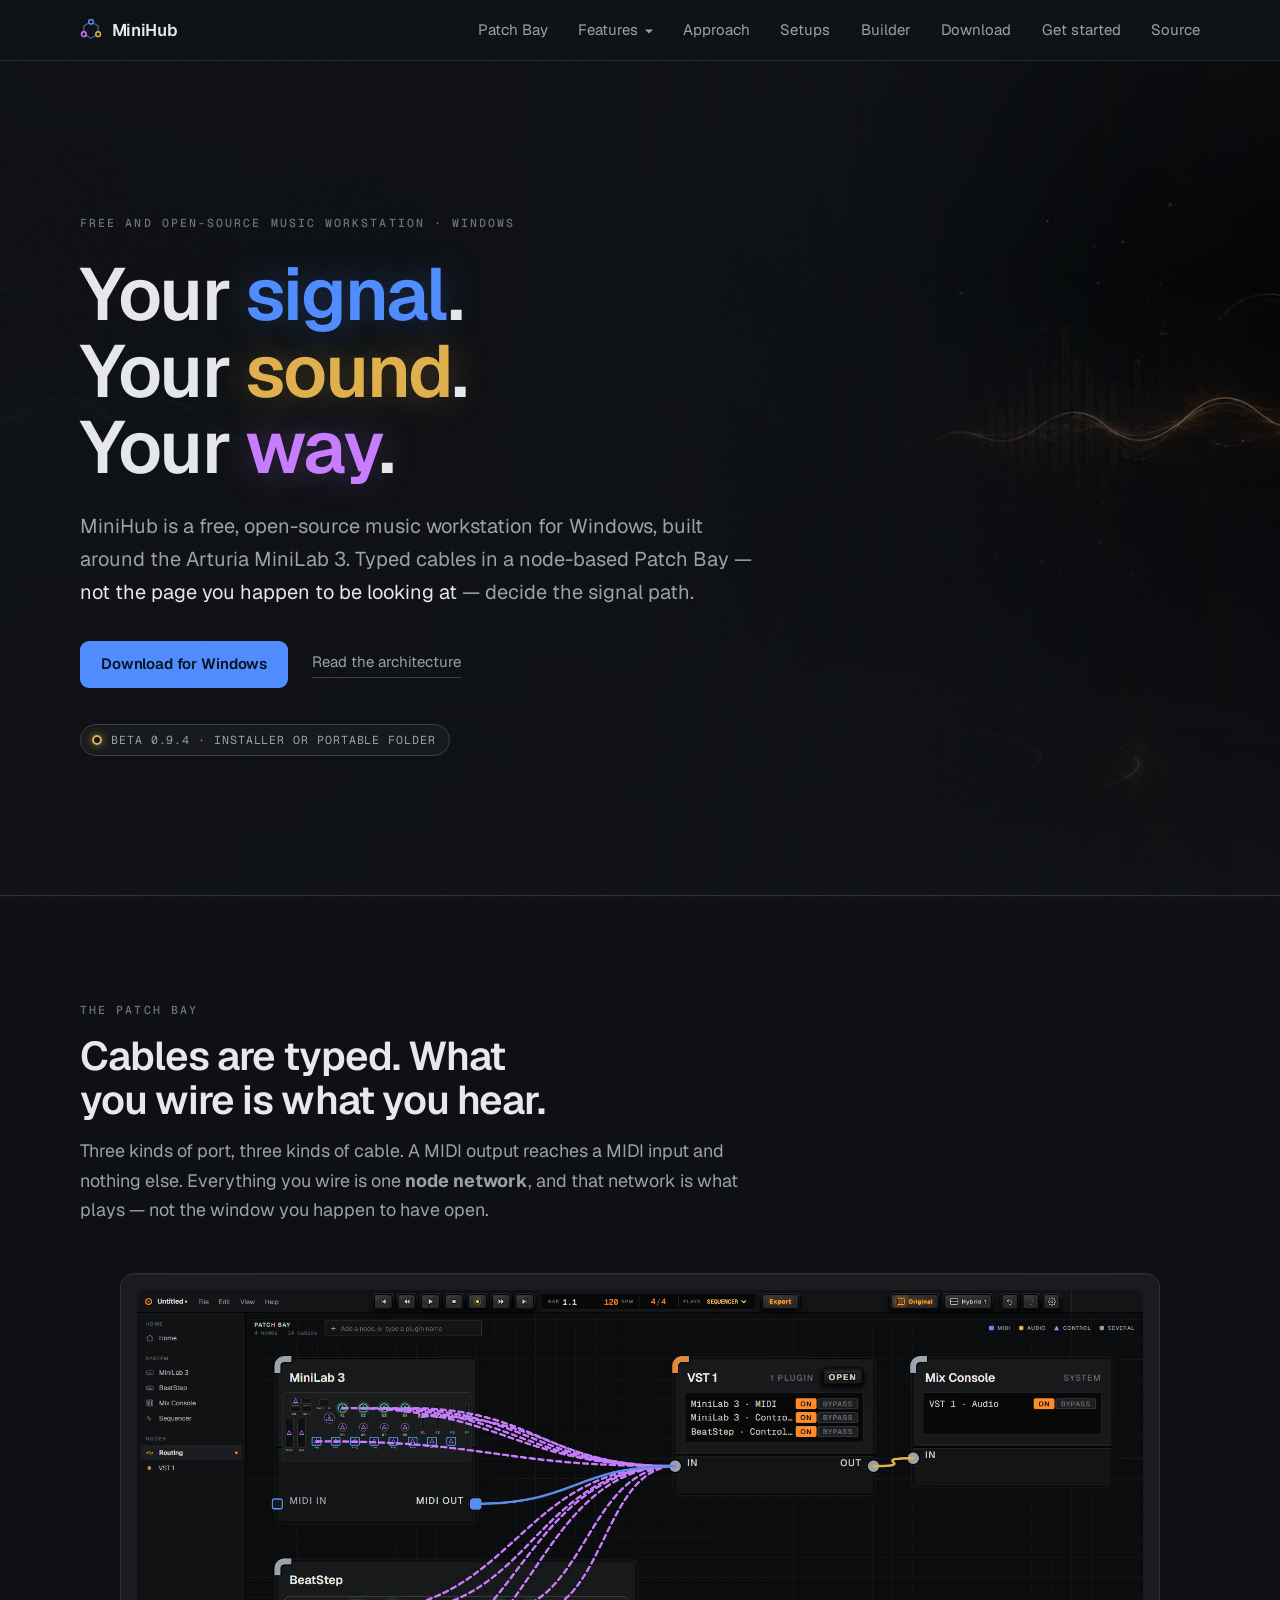
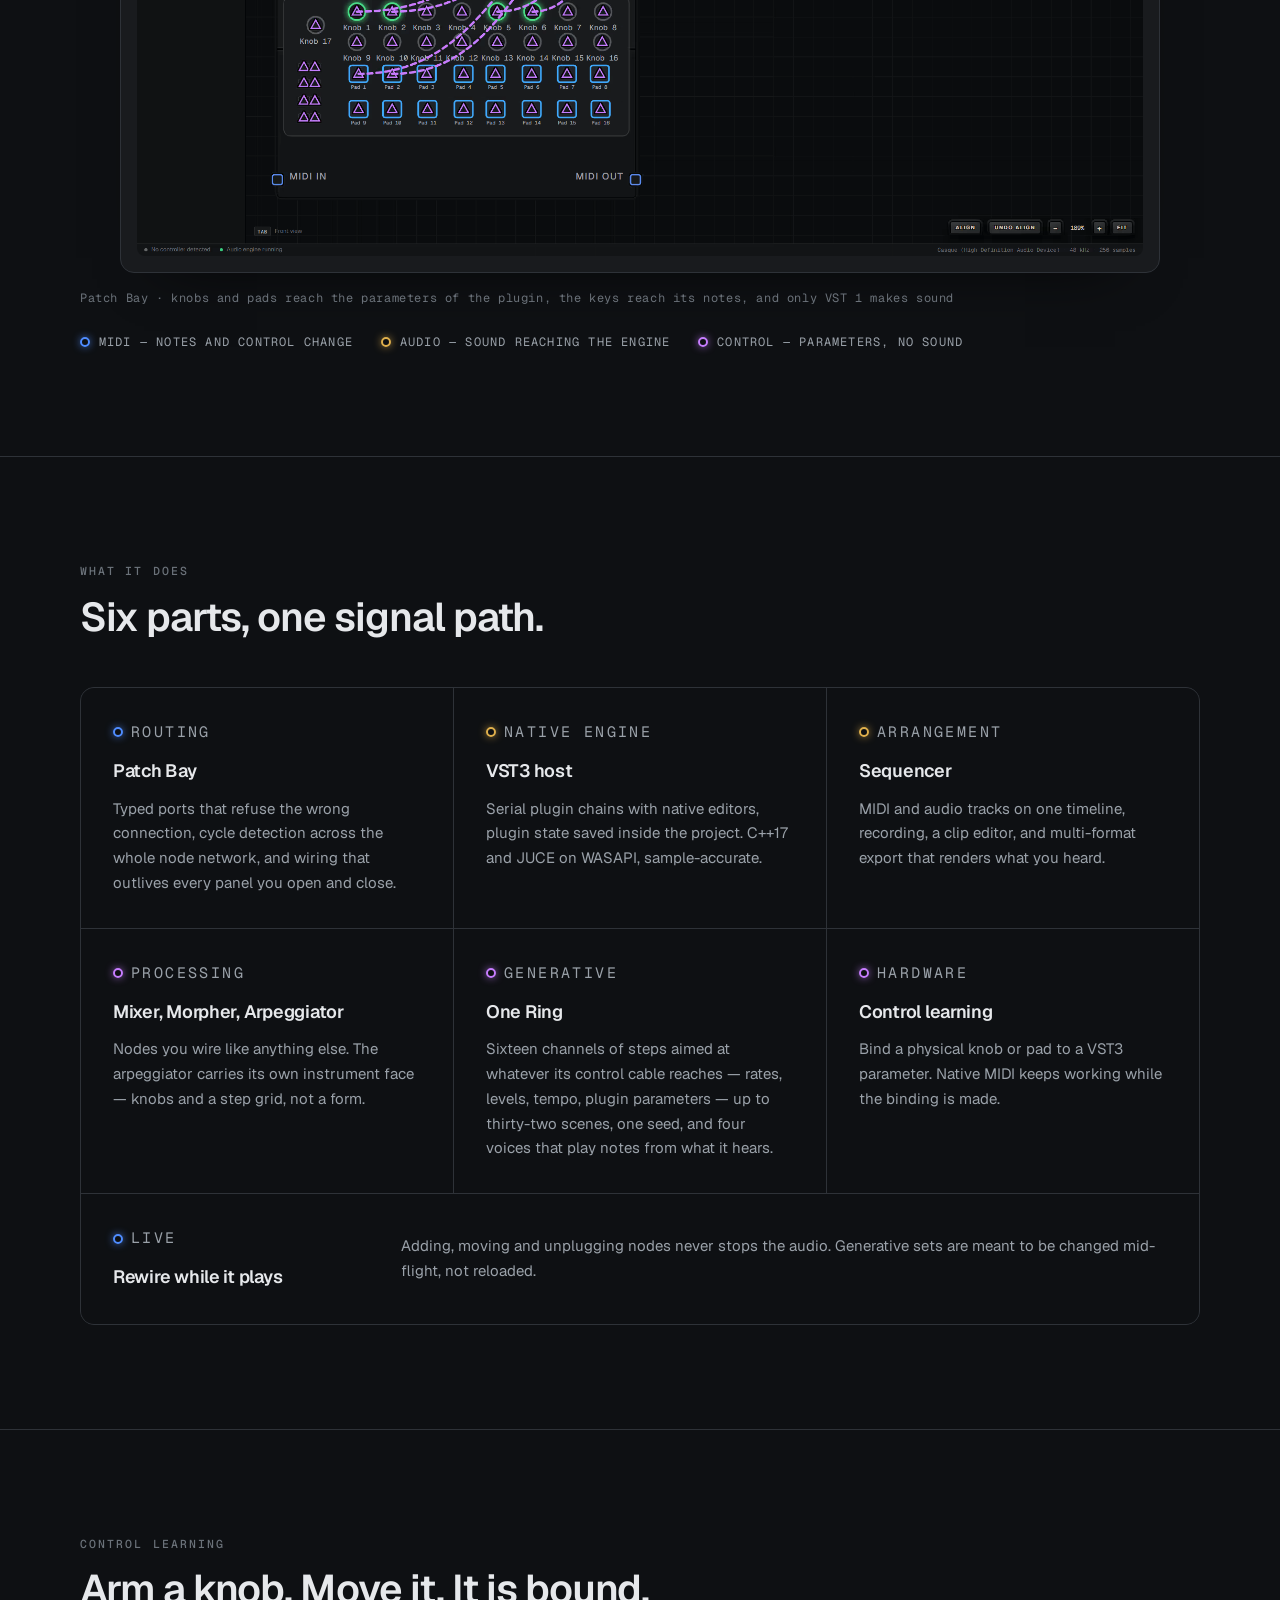
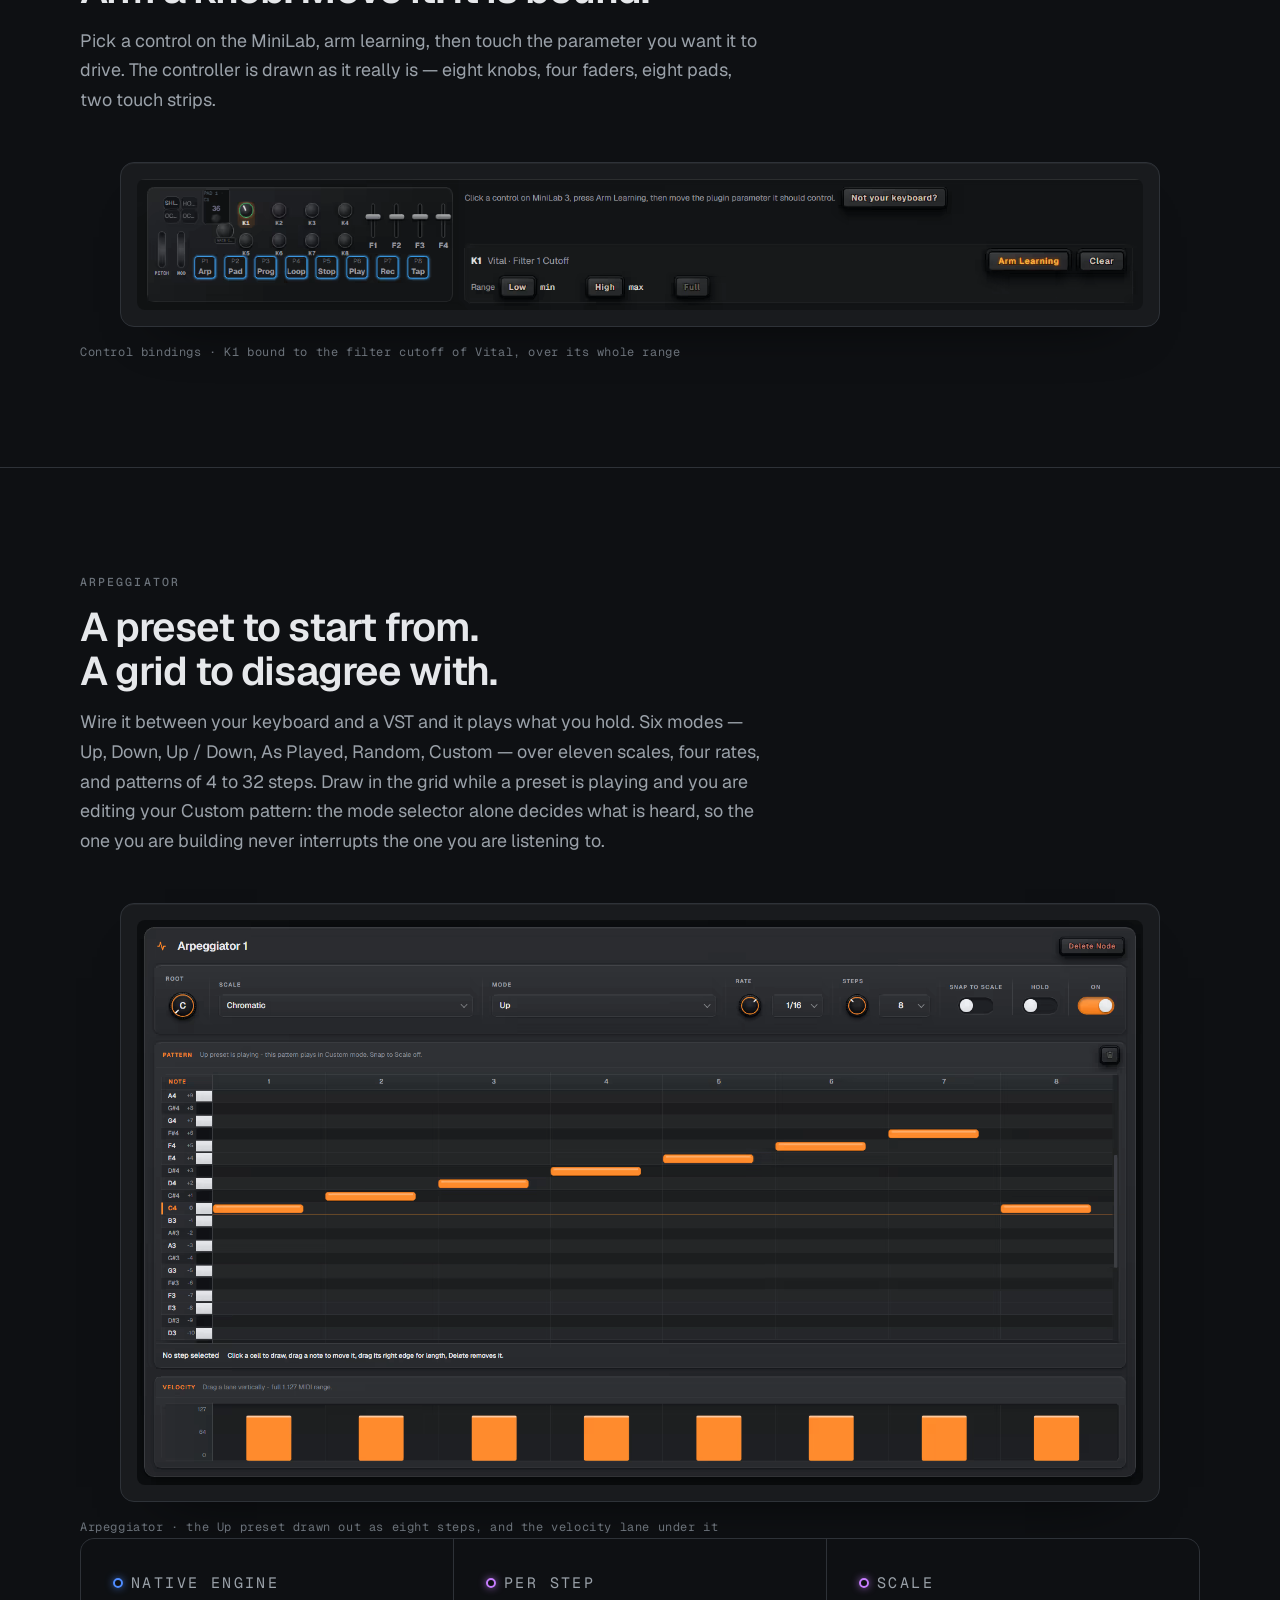
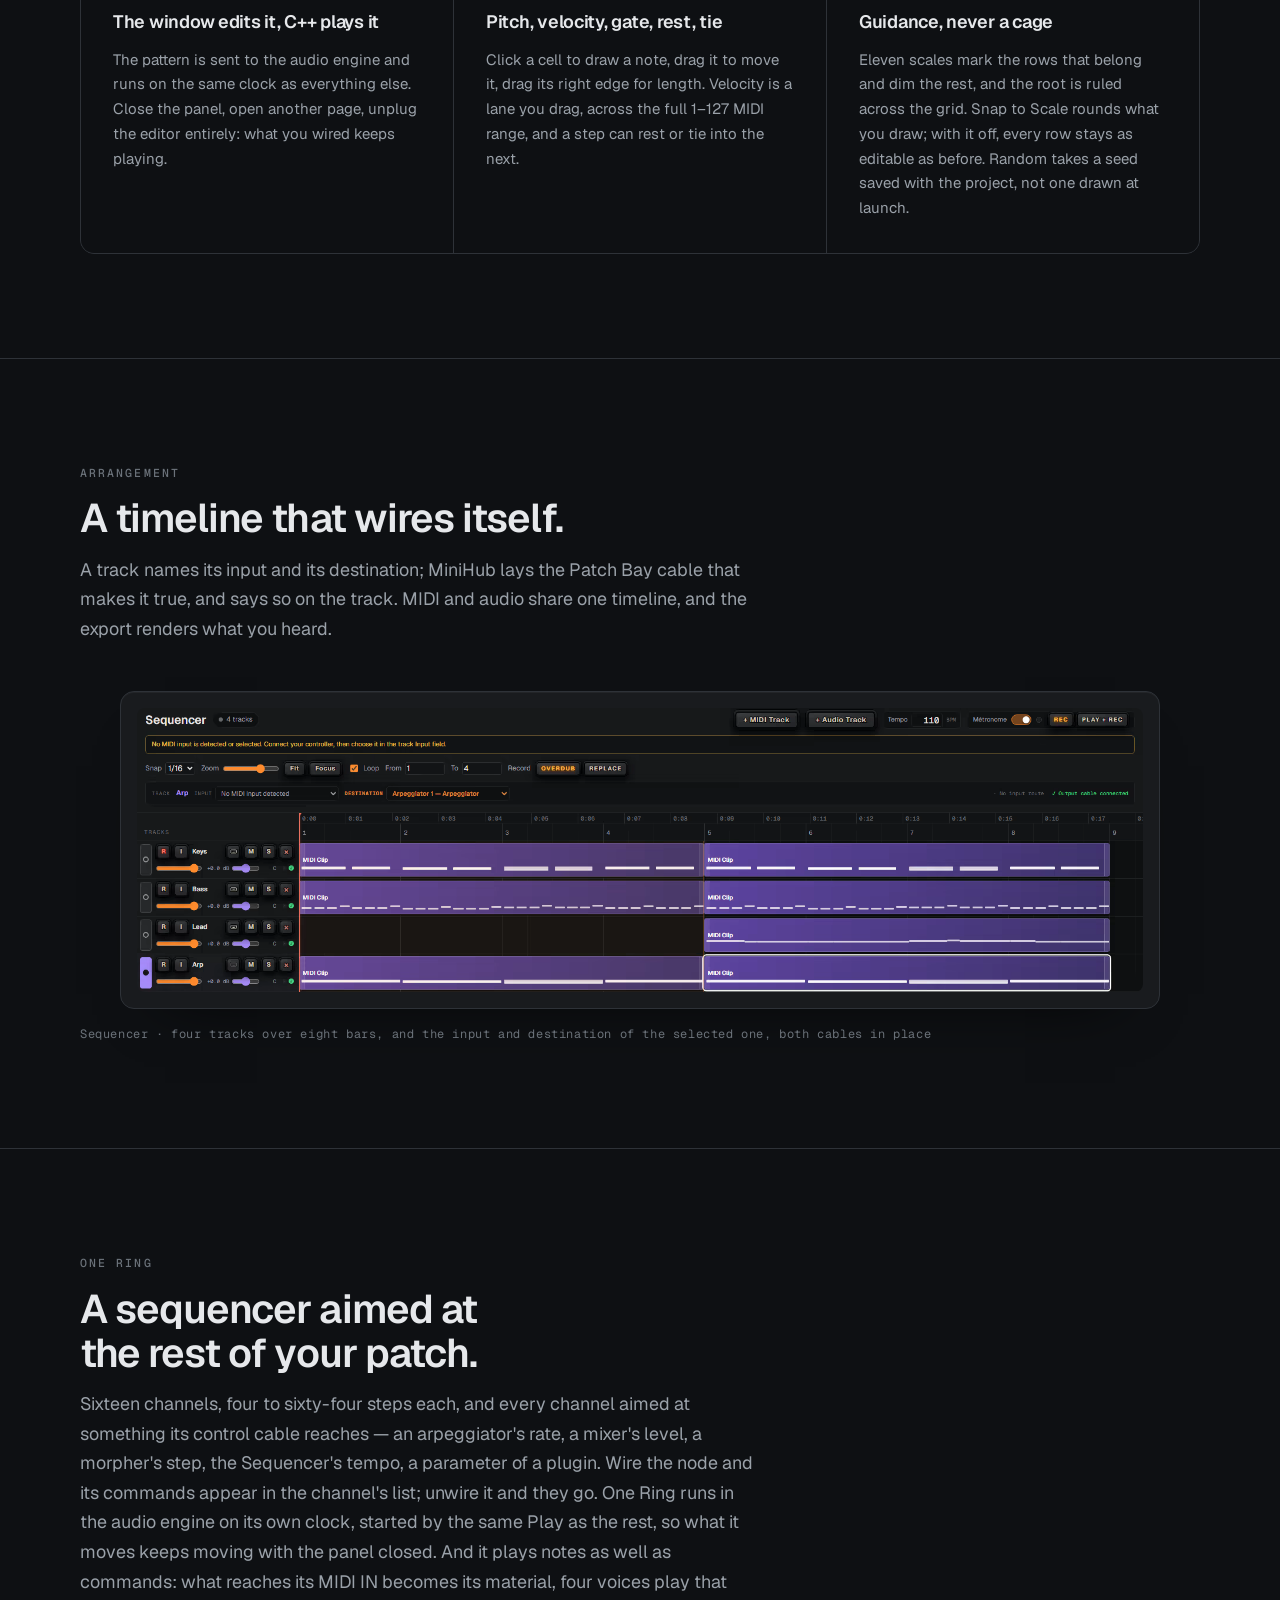
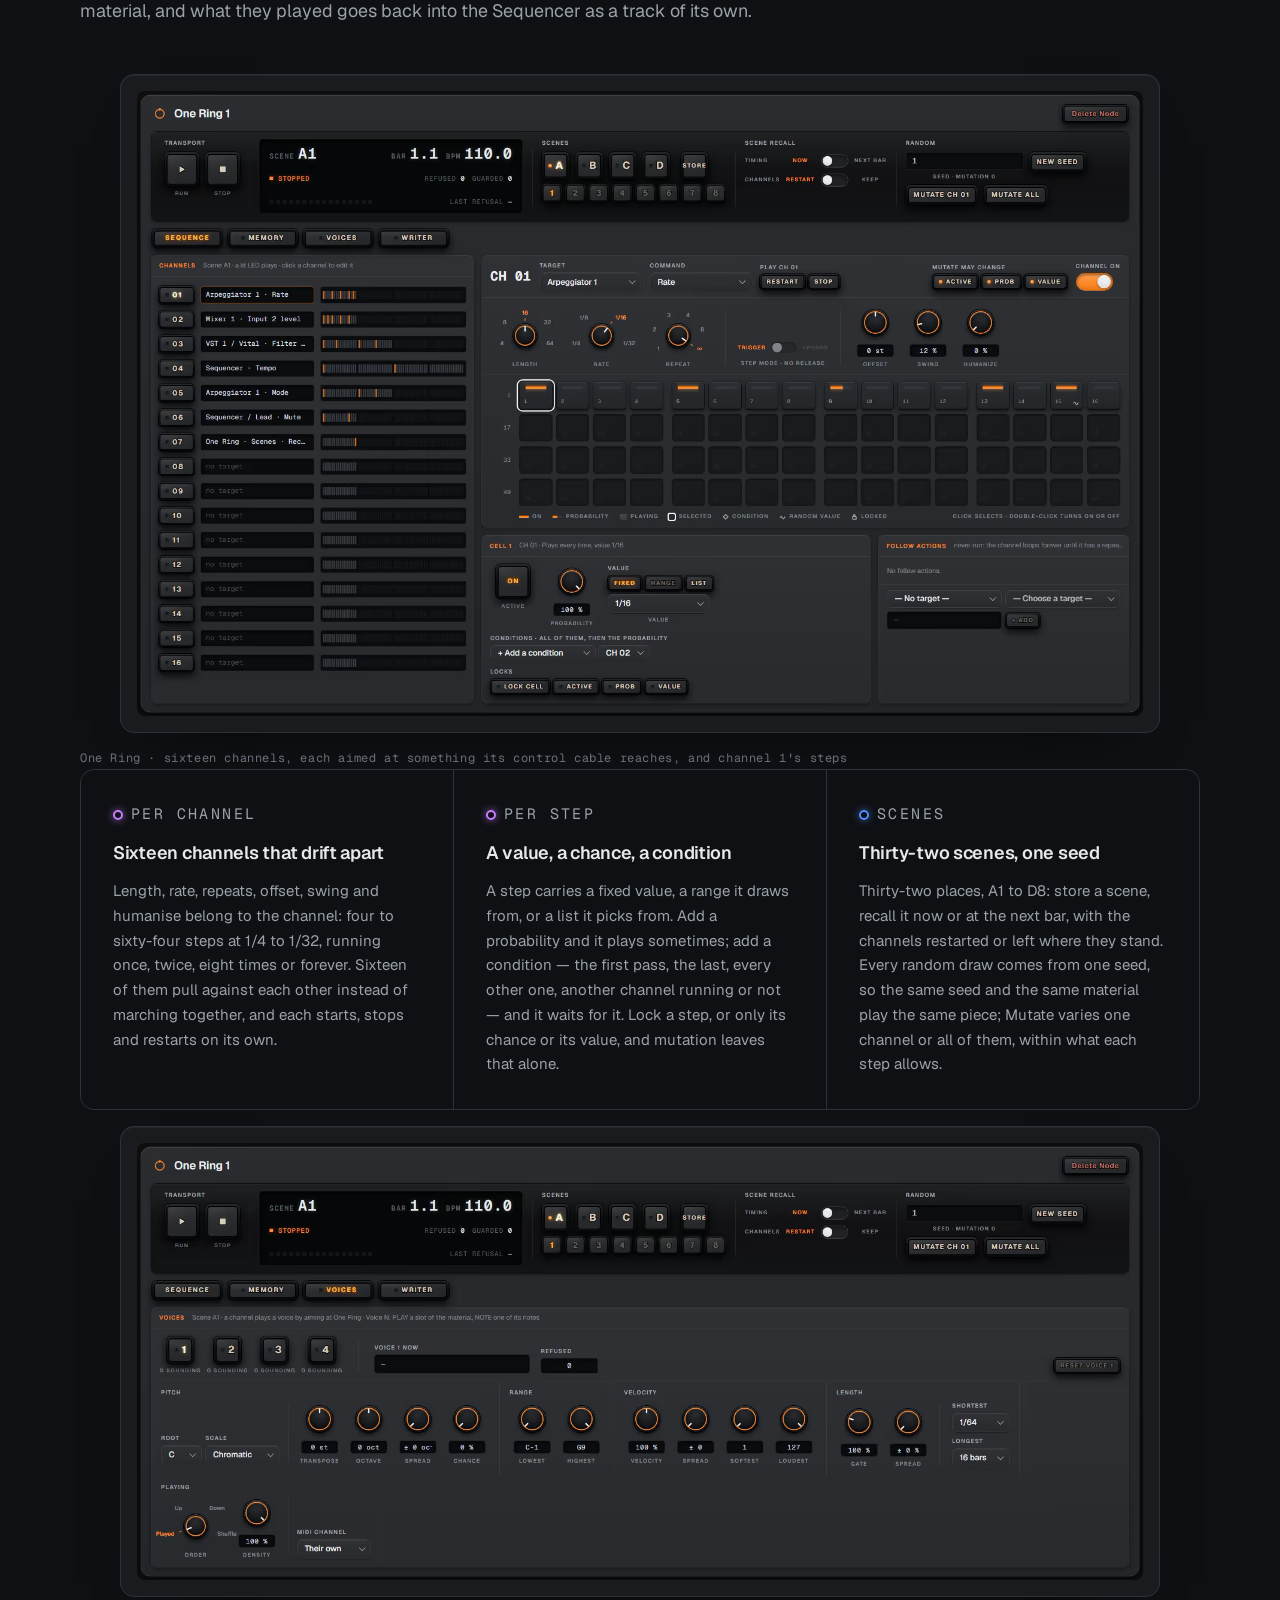
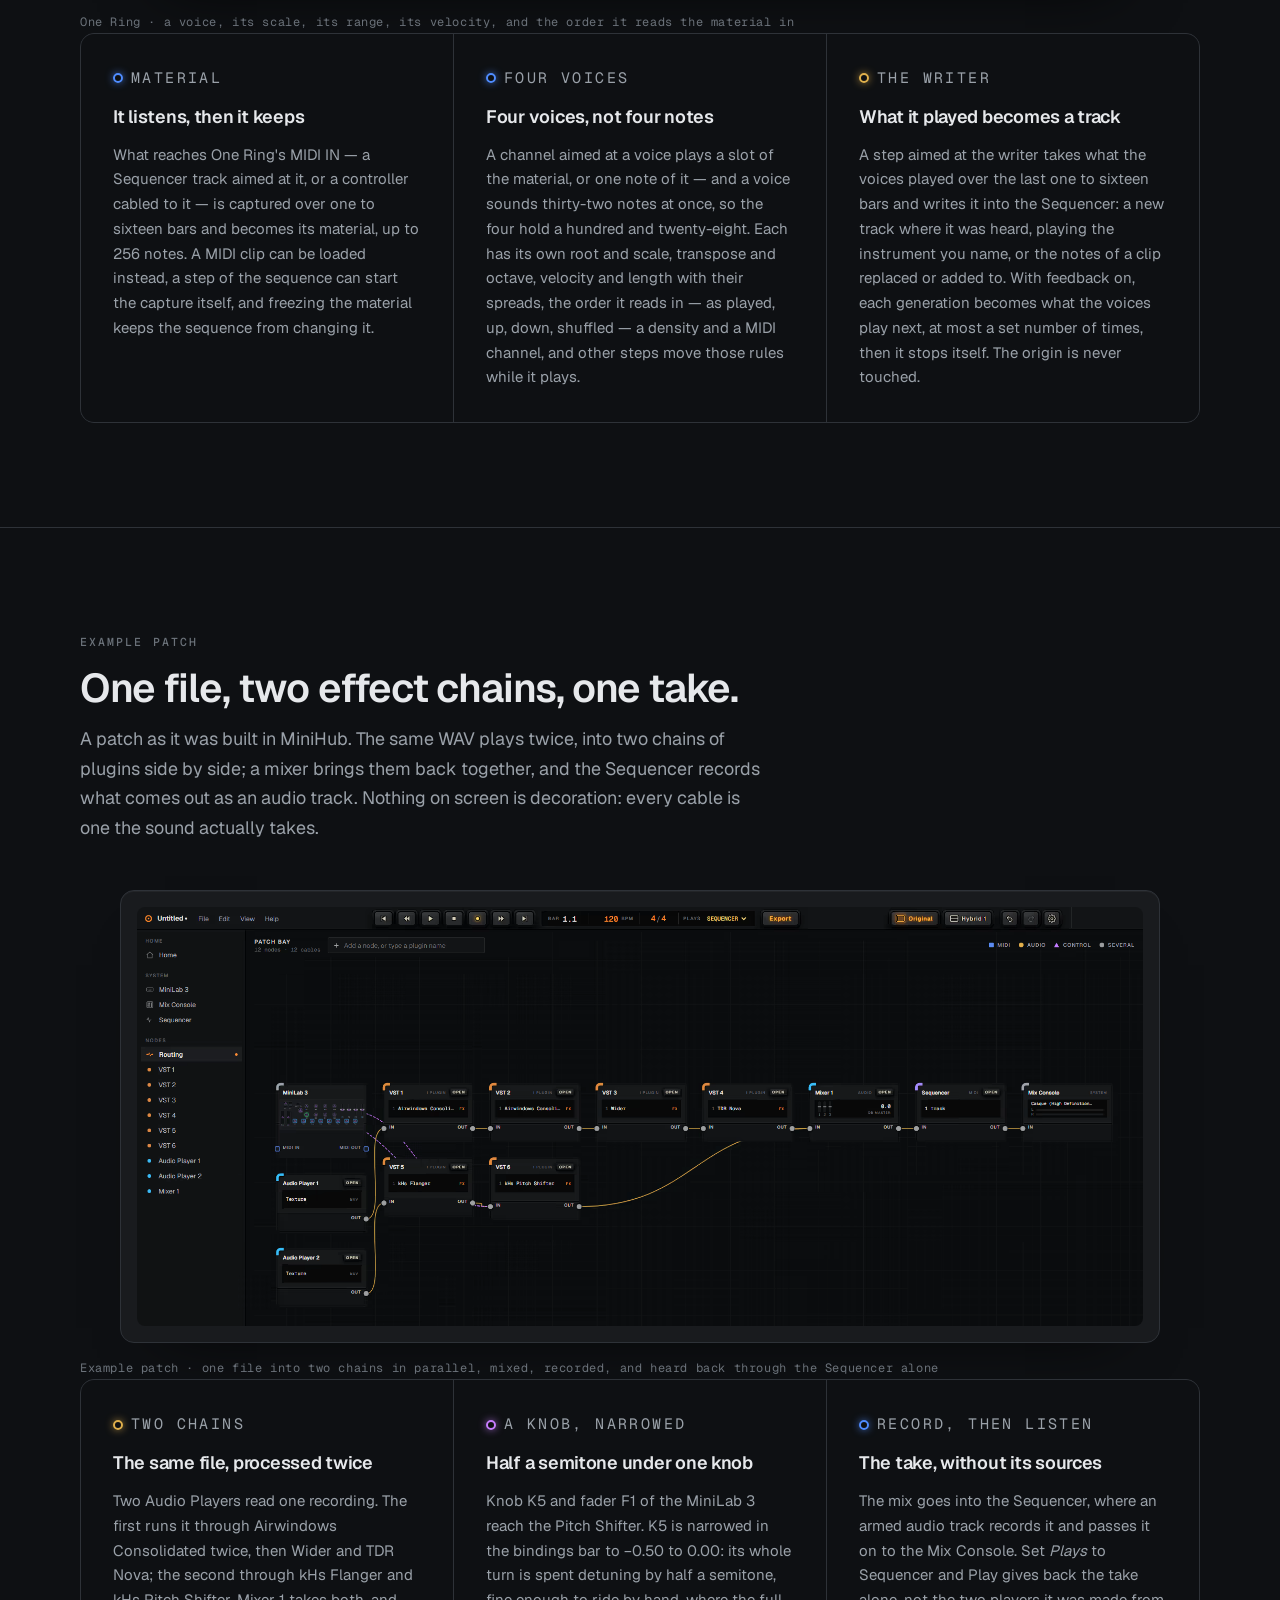
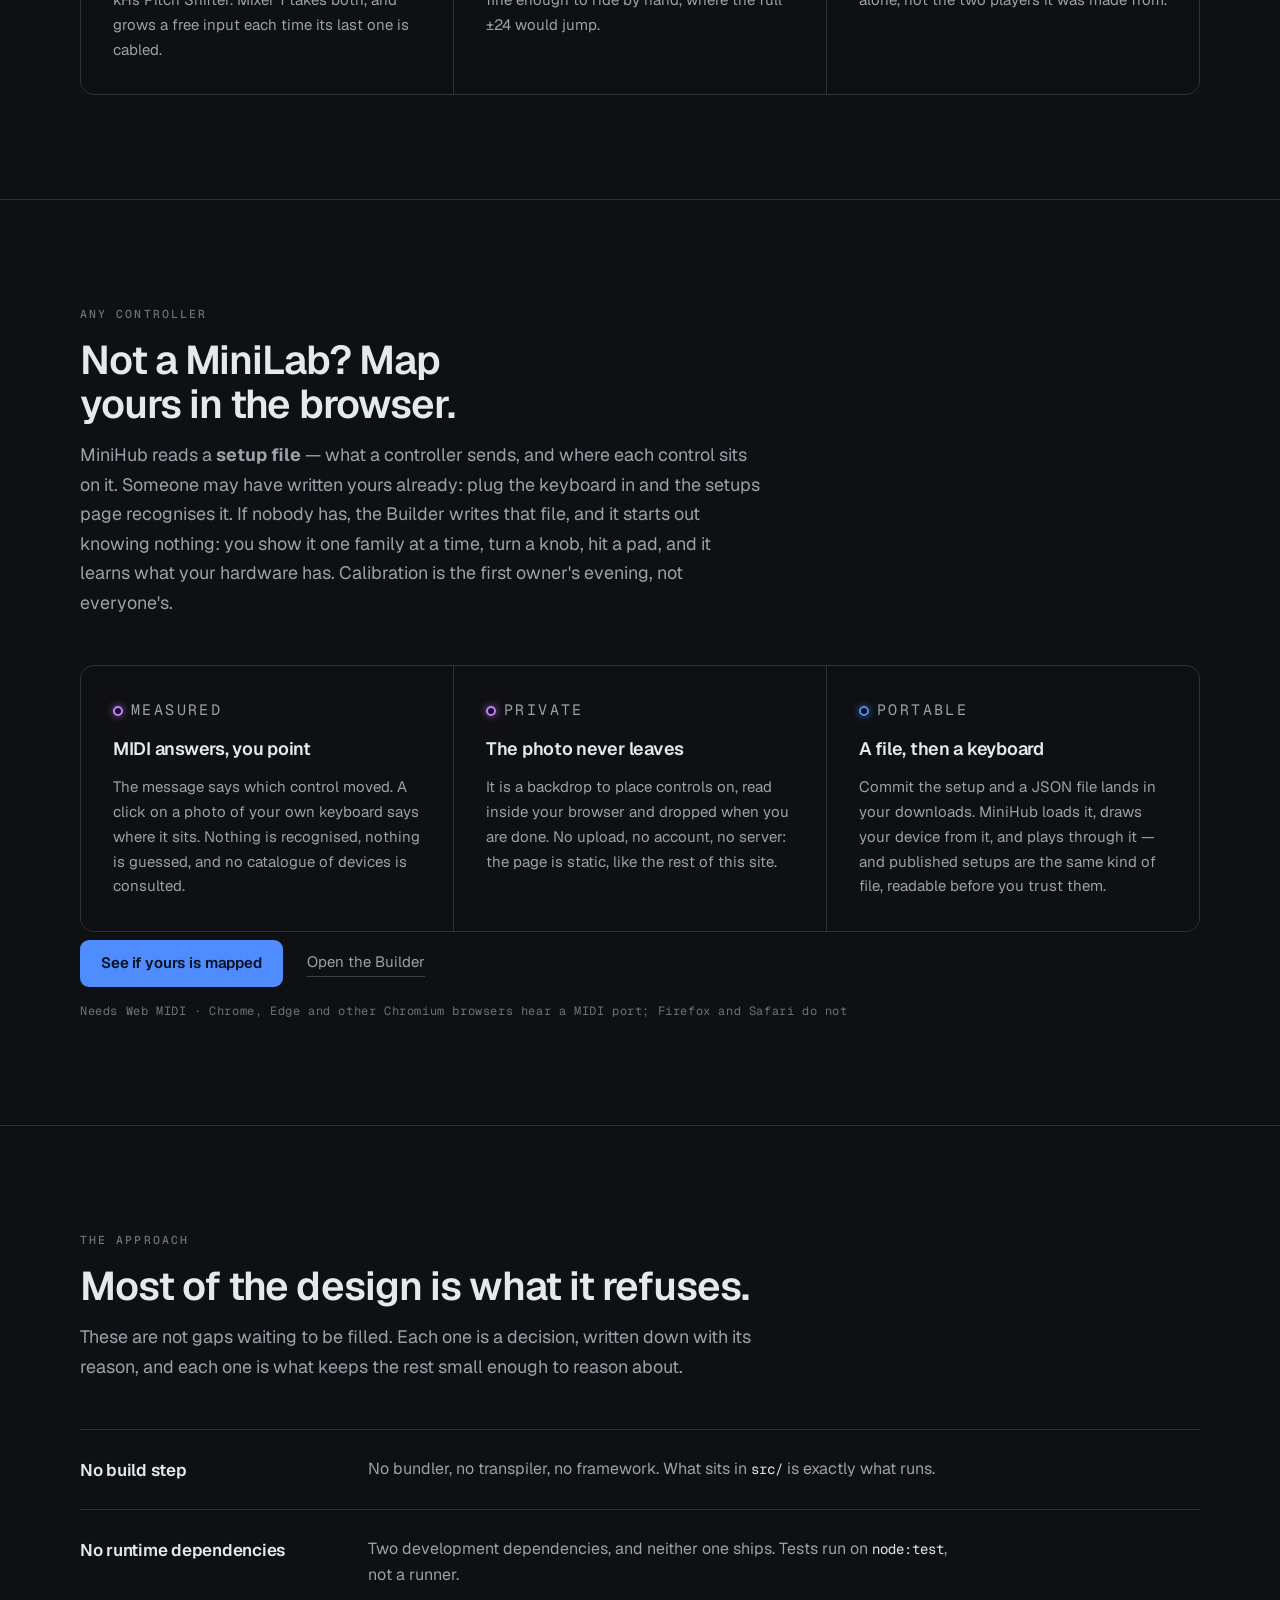
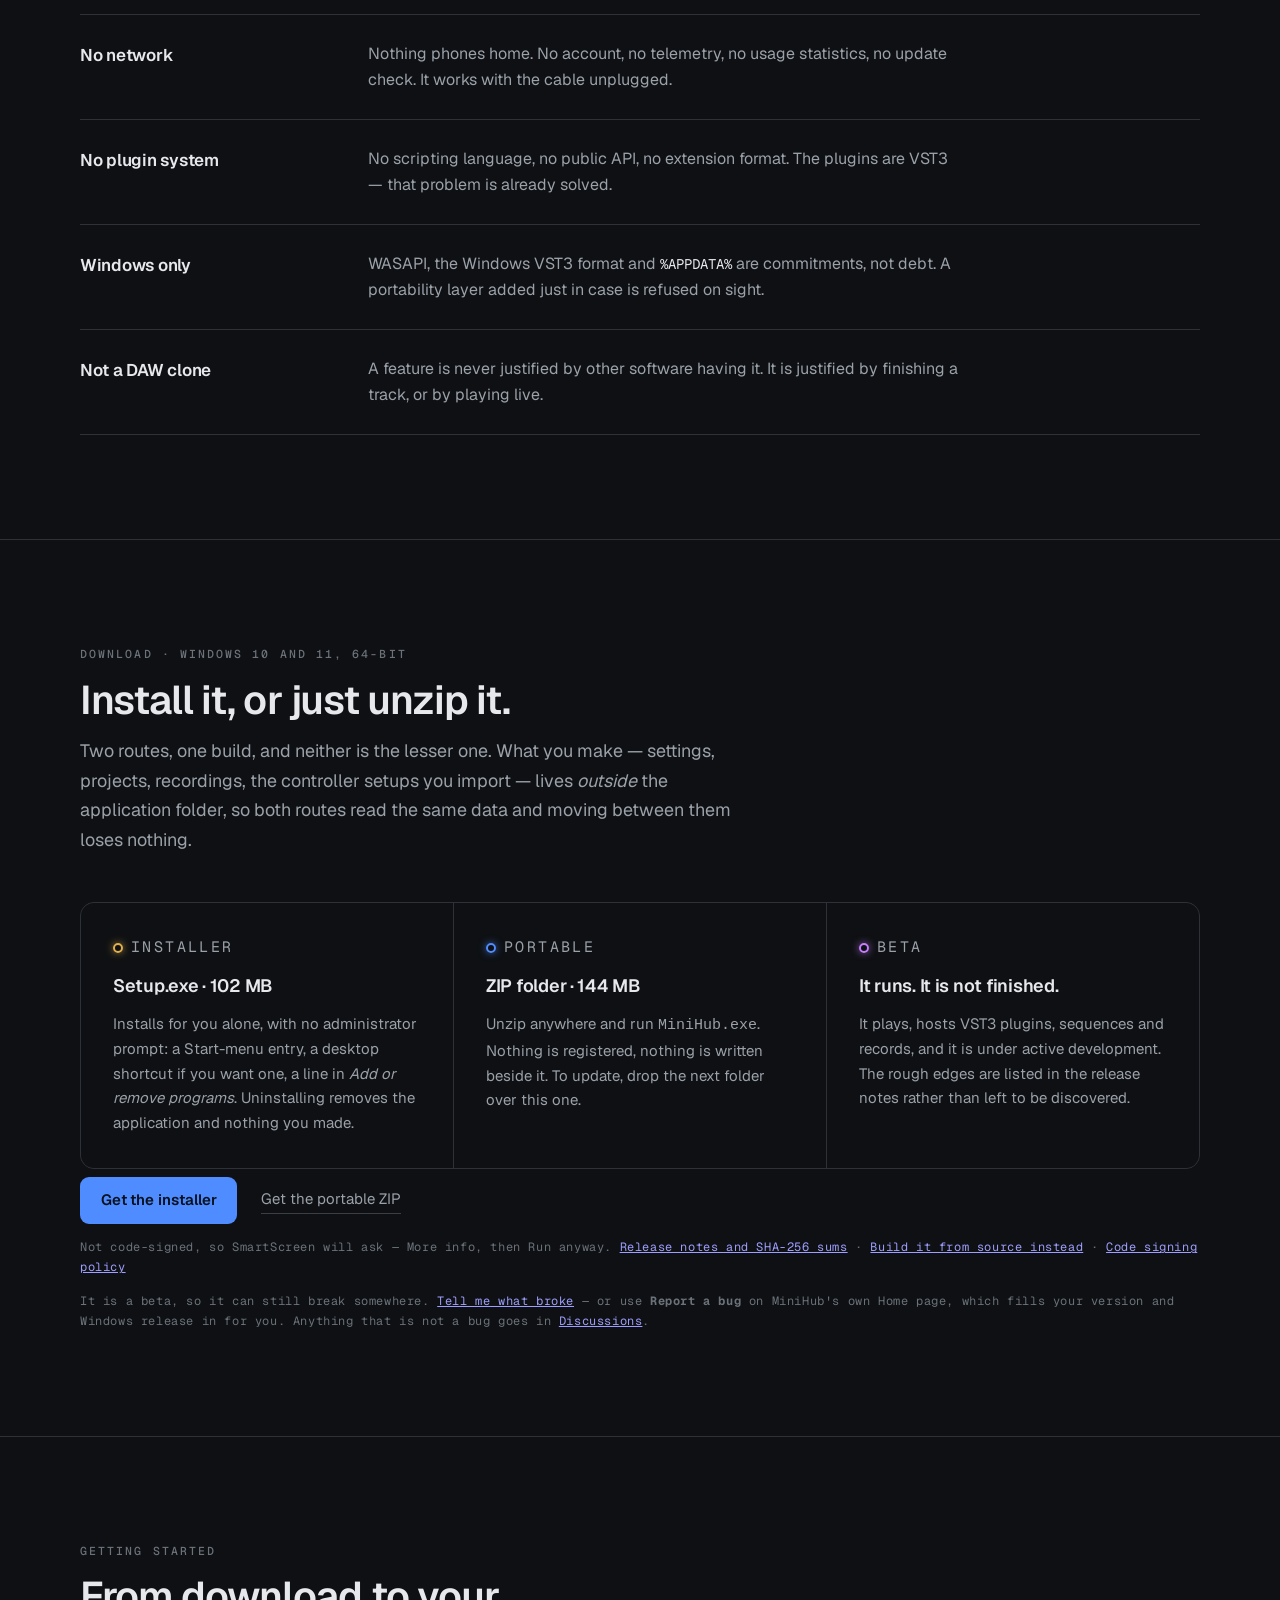
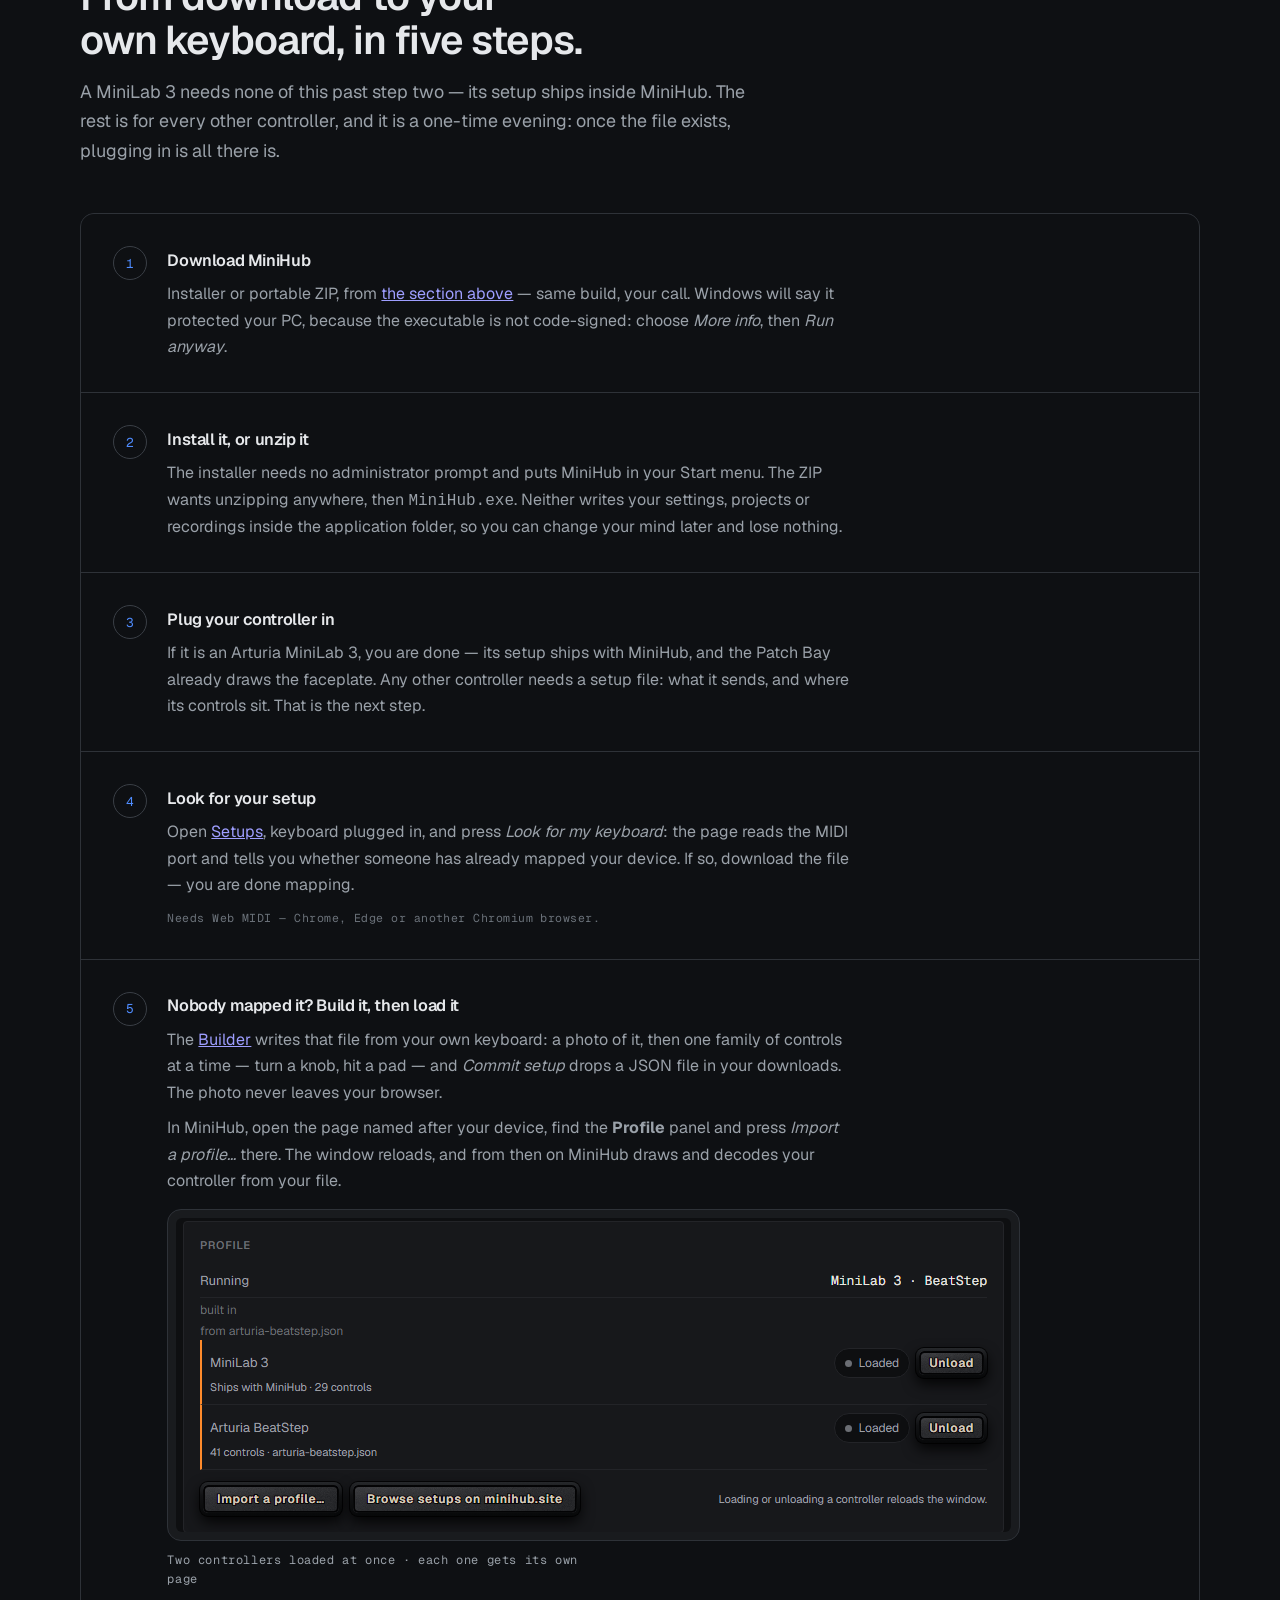
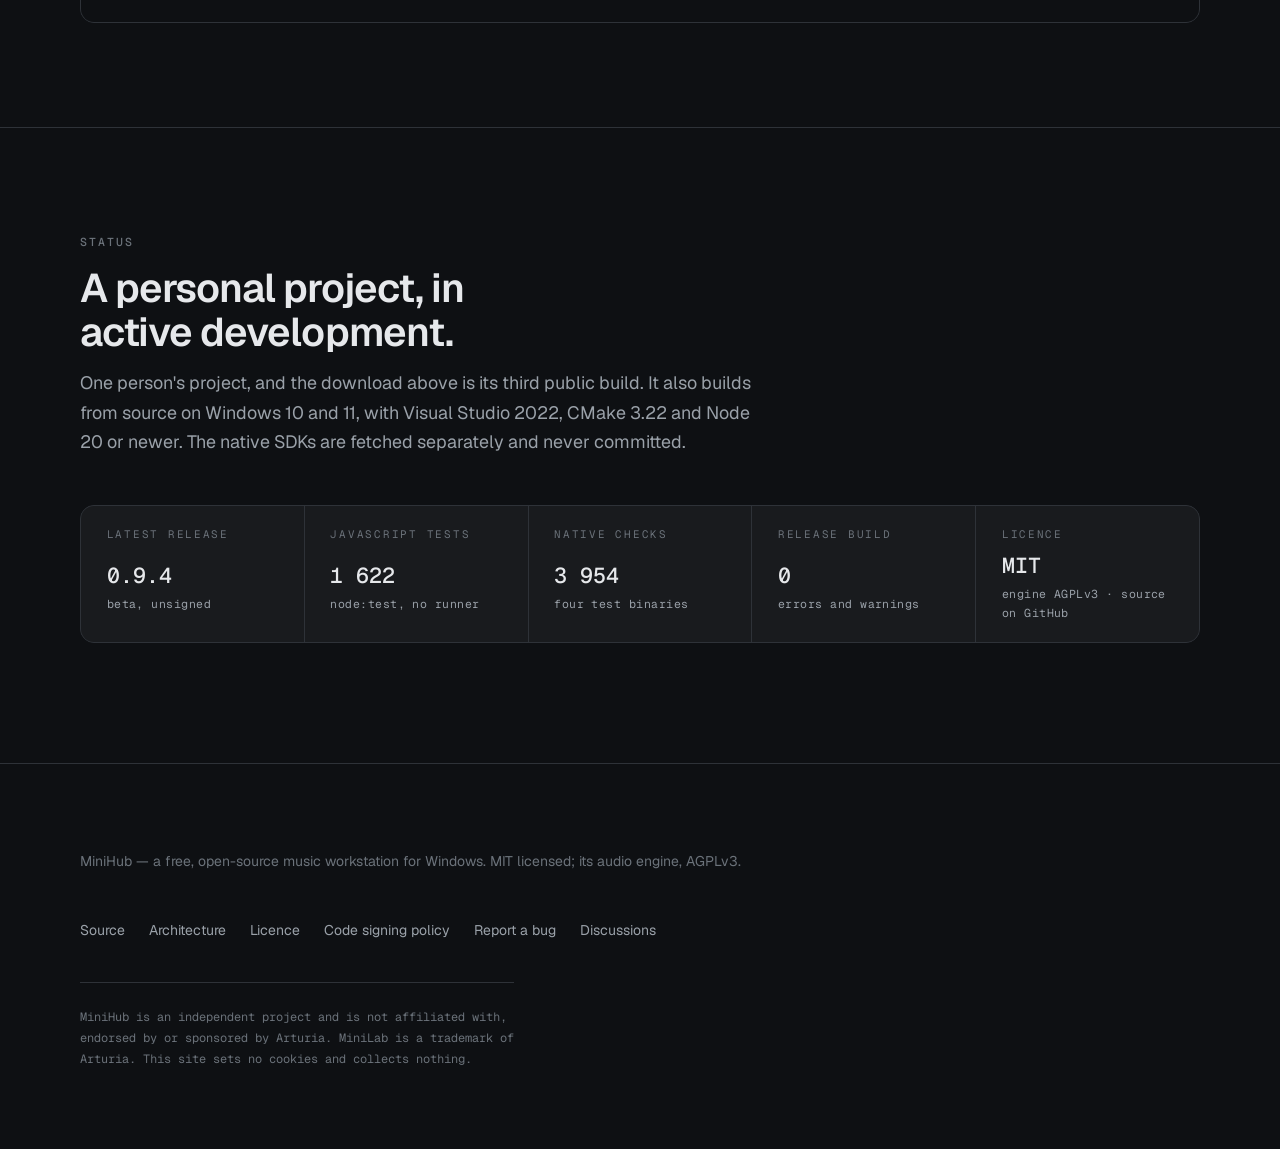
<file: index.html>
<!DOCTYPE html>
<html lang="en">
<head>
<meta charset="utf-8">
<meta name="viewport" content="width=device-width, initial-scale=1">
<title>MiniHub — free, open-source node-based DAW for Windows</title>
<meta name="description" content="A free, open-source DAW for Windows that works with any MIDI controller: a node-based Patch Bay of typed cables, a native VST3 host and a sample-accurate MIDI and audio sequencer. Map your controller in the browser, or start with the Arturia MiniLab 3.">
<link rel="canonical" href="https://minihub.site/">
<meta property="og:type" content="website">
<meta property="og:site_name" content="MiniHub">
<meta property="og:url" content="https://minihub.site/">
<meta property="og:title" content="MiniHub — free, open-source node-based DAW for Windows">
<meta property="og:description" content="Typed cables in a node-based Patch Bay decide the signal path. A native VST3 host, a sample-accurate sequencer, and learning that binds your knobs to plugin parameters.">
<meta property="og:image" content="https://minihub.site/img/routing.png">
<meta property="og:image:width" content="1920">
<meta property="og:image:height" content="1080">
<meta property="og:image:alt" content="The MiniHub Patch Bay: a MiniLab 3 and a BeatStep, each drawn as its own faceplate, send control cables to VST 1, whose audio goes on to the Mix Console.">
<meta name="twitter:card" content="summary_large_image">
<meta http-equiv="Content-Security-Policy" content="default-src 'self'; img-src 'self' data:; font-src 'self'; style-src 'self'; script-src 'none'; base-uri 'none'; form-action 'none'; frame-ancestors 'none'">
<meta name="color-scheme" content="dark">
<meta name="theme-color" content="#0e1013">
<link rel="icon" href="favicon.svg" type="image/svg+xml">
<link rel="preload" href="fonts/geist-latin.woff2" as="font" type="font/woff2" crossorigin>
<link rel="preload" href="fonts/geist-mono-latin.woff2" as="font" type="font/woff2" crossorigin>
<link rel="stylesheet" href="styles/site.css">
</head>
<body>

<header class="topbar">
  <div class="wrap">
    <a class="brand" href="/">
      <svg width="22" height="22" viewBox="0 0 32 32" aria-hidden="true">
        <path d="M16 4 26.4 10 26.4 22 16 28 5.6 22 5.6 10Z" fill="none" stroke="#3a5a9f" stroke-width="2" stroke-linejoin="round"/>
        <circle cx="16" cy="4" r="3.4" fill="#0e1013" stroke="#4f8cff" stroke-width="2.2"/>
        <circle cx="26.4" cy="22" r="3.4" fill="#0e1013" stroke="#e0b04c" stroke-width="2.2"/>
        <circle cx="5.6" cy="22" r="3.4" fill="#0e1013" stroke="#c77dff" stroke-width="2.2"/>
      </svg>
      MiniHub
    </a>
    <nav class="nav">
      <a href="/#patch-bay">Patch Bay</a>
      <span class="nav-drop optional">
        <a href="/#features" class="nav-drop-label">Features</a>
        <span class="nav-drop-menu">
          <a href="/#patch-bay">Patch Bay</a>
          <a href="/#learning">Control learning</a>
          <a href="/#arpeggiator">Arpeggiator</a>
          <a href="/#sequencer">Sequencer</a>
          <a href="/#one-ring">One Ring</a>
          <a href="/#examples">Example patch</a>
        </span>
      </span>
      <a href="/#approach" class="optional">Approach</a>
      <a href="/setups/">Setups</a>
      <a href="/builder/">Builder</a>
      <a href="/#download">Download</a>
      <a href="/#getting-started">Get started</a>
      <a href="https://github.com/DavidfromMonaco/minihub">Source</a>
    </nav>
  </div>
</header>

<main>

  <section class="hero">
    <div class="wrap">
      <p class="eyebrow">Free and open-source music workstation · Windows</p>
      <h1><span class="beat">Your <span class="w-midi">signal</span>.</span> <span class="beat">Your <span class="w-audio">sound</span>.</span> <span class="beat">Your <span class="w-control">way</span>.</span></h1>
      <p class="lede">
        MiniHub is a free, open-source music workstation for Windows, built
        around the Arturia MiniLab 3. Typed cables in a node-based Patch Bay —
        <em>not the page you happen to be looking at</em> — decide the signal
        path.
      </p>
      <div class="actions">
        <a class="btn" href="/#download">Download for Windows</a>
        <a class="btn-quiet" href="https://github.com/DavidfromMonaco/minihub/blob/master/ARCHITECTURE.md">Read the architecture</a>
      </div>
      <p class="status-pill"><span class="port is-audio"></span> Beta 0.9.4 · installer or portable folder</p>
    </div>
  </section>

  <section class="section" id="patch-bay">
    <div class="wrap">
      <div class="section-head">
        <p class="eyebrow">The Patch Bay</p>
        <h2>Cables are typed. What you wire is what you hear.</h2>
        <p class="lede">
          Three kinds of port, three kinds of cable. A MIDI output reaches a MIDI
          input and nothing else. Everything you wire is one <strong>node
          network</strong>, and that network is what plays — not the window you
          happen to have open.
        </p>
      </div>

      <figure class="screen">
        <picture>
          <source srcset="img/routing.avif" type="image/avif">
          <img src="img/routing.png" width="1920" height="1080"
               alt="The MiniHub Patch Bay seen from behind, in the full window: a MiniLab 3 and a BeatStep, each drawn as its own faceplate, send dashed control cables from four knobs, a pad and a fader, and from four knobs and two pads, to VST 1, which holds one plugin; the MiniLab 3's MIDI OUT reaches the same node, whose audio goes on to the Mix Console. VST 1's card lists what reaches it — the MiniLab 3's MIDI, the MiniLab 3's controls and the BeatStep's controls — each switched On, and the Mix Console's lists VST 1's audio. The header carries the transport and its metal keys, the sidebar lists the two controllers, the Mix Console, the Sequencer, the Patch Bay and VST 1, and the status bar reads No controller detected and Audio engine running.">
        </picture>
      </figure>
      <p class="caption">Patch Bay · knobs and pads reach the parameters of the plugin, the keys reach its notes, and only VST 1 makes sound</p>

      <ul class="legend">
        <li><span class="port is-midi"></span> MIDI — notes and control change</li>
        <li><span class="port is-audio"></span> Audio — sound reaching the engine</li>
        <li><span class="port is-control"></span> Control — parameters, no sound</li>
      </ul>
    </div>
  </section>

  <section class="section" id="features">
    <div class="wrap">
      <div class="section-head">
        <p class="eyebrow">What it does</p>
        <h2>Six parts, one signal path.</h2>
      </div>

      <div class="features">
        <article class="feature">
          <p class="feature-tag"><span class="port is-midi"></span> Routing</p>
          <h3>Patch Bay</h3>
          <p>Typed ports that refuse the wrong connection, cycle detection across
             the whole node network, and wiring that outlives every panel you
             open and close.</p>
        </article>

        <article class="feature">
          <p class="feature-tag"><span class="port is-audio"></span> Native engine</p>
          <h3>VST3 host</h3>
          <p>Serial plugin chains with native editors, plugin state saved inside
             the project. C++17 and JUCE on WASAPI, sample-accurate.</p>
        </article>

        <article class="feature">
          <p class="feature-tag"><span class="port is-audio"></span> Arrangement</p>
          <h3>Sequencer</h3>
          <p>MIDI and audio tracks on one timeline, recording, a clip editor, and
             multi-format export that renders what you heard.</p>
        </article>

        <article class="feature">
          <p class="feature-tag"><span class="port is-control"></span> Processing</p>
          <h3>Mixer, Morpher, Arpeggiator</h3>
          <p>Nodes you wire like anything else. The arpeggiator carries its own
             instrument face — knobs and a step grid, not a form.</p>
        </article>

        <article class="feature">
          <p class="feature-tag"><span class="port is-control"></span> Generative</p>
          <h3>One Ring</h3>
          <p>Sixteen channels of steps aimed at whatever its control cable
             reaches &mdash; rates, levels, tempo, plugin parameters &mdash; up
             to thirty-two scenes, one seed, and four voices that play notes
             from what it hears.</p>
        </article>

        <article class="feature">
          <p class="feature-tag"><span class="port is-control"></span> Hardware</p>
          <h3>Control learning</h3>
          <p>Bind a physical knob or pad to a VST3 parameter. Native MIDI keeps
             working while the binding is made.</p>
        </article>

        <article class="feature feature-full">
          <p class="feature-tag"><span class="port is-midi"></span> Live</p>
          <h3>Rewire while it plays</h3>
          <p>Adding, moving and unplugging nodes never stops the audio. Generative
             sets are meant to be changed mid-flight, not reloaded.</p>
        </article>
      </div>
    </div>
  </section>

  <section class="section" id="learning">
    <div class="wrap">
      <div class="section-head">
        <p class="eyebrow">Control learning</p>
        <h2>Arm a knob. Move it. It is bound.</h2>
        <p class="lede">
          Pick a control on the MiniLab, arm learning, then touch the parameter you
          want it to drive. The controller is drawn as it really is — eight knobs,
          four faders, eight pads, two touch strips.
        </p>
      </div>

      <figure class="screen">
        <picture>
          <source srcset="img/bindings.avif" type="image/avif">
          <img src="img/bindings.png" width="1402" height="182"
               alt="The bindings bar: the MiniLab 3 drawn as it is, with knob K1 bound and selected; beside it, K1 reads Vital · Filter 1 Cutoff, its range running from min to max, next to an Arm Learning key and a Clear key.">
        </picture>
      </figure>
      <p class="caption">Control bindings · K1 bound to the filter cutoff of Vital, over its whole range</p>
    </div>
  </section>

  <section class="section" id="arpeggiator">
    <div class="wrap">
      <div class="section-head">
        <p class="eyebrow">Arpeggiator</p>
        <h2>A preset to start from. A grid to disagree with.</h2>
        <p class="lede">
          Wire it between your keyboard and a VST and it plays what you hold. Six
          modes &mdash; Up, Down, Up&nbsp;/&nbsp;Down, As Played, Random, Custom
          &mdash; over eleven scales, four rates, and patterns of 4 to 32 steps.
          Draw in the grid while a preset is playing and you are editing your
          Custom pattern: the mode selector alone decides what is heard, so the
          one you are building never interrupts the one you are listening to.
        </p>
      </div>

      <figure class="screen">
        <picture>
          <source srcset="img/arpeggiator.avif" type="image/avif">
          <img src="img/arpeggiator.png" width="1692" height="950"
               alt="The MiniHub arpeggiator's faceplate: a control strip reading Root C, Scale Chromatic, Mode Up, Rate 1/16, Steps 8, Snap to Scale and Hold off and the arpeggiator on, above a piano roll where eight notes climb one semitone at a time from C4 to F sharp 4 across steps 1 to 7 and fall back to C4 on step 8, with a velocity lane of eight equal bars below it on a 0 to 127 axis.">
        </picture>
      </figure>
      <p class="caption">Arpeggiator &middot; the Up preset drawn out as eight steps, and the velocity lane under it</p>

      <div class="features">
        <article class="feature">
          <p class="feature-tag"><span class="port is-midi"></span> Native engine</p>
          <h3>The window edits it, C++ plays it</h3>
          <p>The pattern is sent to the audio engine and runs on the same clock as
             everything else. Close the panel, open another page, unplug the
             editor entirely: what you wired keeps playing.</p>
        </article>

        <article class="feature">
          <p class="feature-tag"><span class="port is-control"></span> Per step</p>
          <h3>Pitch, velocity, gate, rest, tie</h3>
          <p>Click a cell to draw a note, drag it to move it, drag its right edge
             for length. Velocity is a lane you drag, across the full 1&ndash;127
             MIDI range, and a step can rest or tie into the next.</p>
        </article>

        <article class="feature">
          <p class="feature-tag"><span class="port is-control"></span> Scale</p>
          <h3>Guidance, never a cage</h3>
          <p>Eleven scales mark the rows that belong and dim the rest, and the
             root is ruled across the grid. Snap to Scale rounds what you draw;
             with it off, every row stays as editable as before. Random takes a
             seed saved with the project, not one drawn at launch.</p>
        </article>
      </div>
    </div>
  </section>

  <section class="section" id="sequencer">
    <div class="wrap">
      <div class="section-head">
        <p class="eyebrow">Arrangement</p>
        <h2>A timeline that wires itself.</h2>
        <p class="lede">
          A track names its input and its destination; MiniHub lays the Patch Bay
          cable that makes it true, and says so on the track. MIDI and audio share
          one timeline, and the export renders what you heard.
        </p>
      </div>

      <figure class="screen">
        <picture>
          <source srcset="img/sequencer.avif" type="image/avif">
          <img src="img/sequencer.png" width="1712" height="482"
               alt="The MiniHub Sequencer: four MIDI tracks named Keys, Bass, Lead and Arp, with clips across eight bars and the Lead coming in at bar 5, Keys armed to record. Above them the selected track reads Arp, with no MIDI input, since no controller is connected, and its destination Arpeggiator 1, its output cable reported connected; a line asks for a controller to be connected and chosen as a track's input. Loop runs from bar 1 to 4 and Record is set to Overdub.">
        </picture>
      </figure>
      <p class="caption">Sequencer · four tracks over eight bars, and the input and destination of the selected one, both cables in place</p>
    </div>
  </section>

  <section class="section" id="one-ring">
    <div class="wrap">
      <div class="section-head">
        <p class="eyebrow">One Ring</p>
        <h2>A sequencer aimed at the rest of your patch.</h2>
        <p class="lede">
          Sixteen channels, four to sixty-four steps each, and every channel
          aimed at something its control cable reaches &mdash; an arpeggiator's
          rate, a mixer's level, a morpher's step, the Sequencer's tempo, a
          parameter of a plugin. Wire the node and its commands appear in the
          channel's list; unwire it and they go. One Ring runs in the audio
          engine on its own clock, started by the same Play as the rest, so what
          it moves keeps moving with the panel closed. And it plays notes as
          well as commands: what reaches its MIDI IN becomes its material, four
          voices play that material, and what they played goes back into the
          Sequencer as a track of its own.
        </p>
      </div>

      <figure class="screen">
        <picture>
          <source srcset="img/one-ring.avif?v=2" type="image/avif">
          <img src="img/one-ring.jpg?v=2" width="1680" height="1045"
               alt="One Ring's sequence page: a transport reading Scene A1, bar 1.1, 110 BPM and stopped, scene keys A to D over eight numbered slots, and a seed with Mutate beside it. Below, sixteen channels whose first seven name their targets — Arpeggiator 1 Rate, Mixer 1 Input 2 level, the filter of Vital in VST 1, Sequencer Tempo, Arpeggiator 1 Mode, the mute of the Sequencer's Lead track and One Ring's own scene recall — and channel 1's steps, four rows of sixteen with steps 1, 5, 9, 13 and 15 lit, under knobs for length, rate, repeat, offset, swing and humanise.">
        </picture>
      </figure>
      <p class="caption">One Ring &middot; sixteen channels, each aimed at something its control cable reaches, and channel 1's steps</p>

      <div class="features">
        <article class="feature">
          <p class="feature-tag"><span class="port is-control"></span> Per channel</p>
          <h3>Sixteen channels that drift apart</h3>
          <p>Length, rate, repeats, offset, swing and humanise belong to the
             channel: four to sixty-four steps at 1/4 to 1/32, running once,
             twice, eight times or forever. Sixteen of them pull against each
             other instead of marching together, and each starts, stops and
             restarts on its own.</p>
        </article>

        <article class="feature">
          <p class="feature-tag"><span class="port is-control"></span> Per step</p>
          <h3>A value, a chance, a condition</h3>
          <p>A step carries a fixed value, a range it draws from, or a list it
             picks from. Add a probability and it plays sometimes; add a
             condition &mdash; the first pass, the last, every other one,
             another channel running or not &mdash; and it waits for it. Lock
             a step, or only its chance or its value, and mutation leaves that
             alone.</p>
        </article>

        <article class="feature">
          <p class="feature-tag"><span class="port is-midi"></span> Scenes</p>
          <h3>Thirty-two scenes, one seed</h3>
          <p>Thirty-two places, A1 to D8: store a scene, recall it now or at the
             next bar, with the channels restarted or left where they stand.
             Every random draw comes from one seed, so the same seed and the
             same material play the same piece; Mutate varies one channel or all
             of them, within what each step allows.</p>
        </article>
      </div>

      <figure class="screen">
        <picture>
          <source srcset="img/one-ring-voices.avif" type="image/avif">
          <img src="img/one-ring-voices.jpg" width="1680" height="730"
               alt="One Ring's voices page: voice 1 of four, with root C and a chromatic scale, transpose and octave at zero, a range from C minus 1 to G 9, velocity at 100 percent with its softest and loudest at 1 and 127, a gate of 100 percent, shortest a sixty-fourth note and longest sixteen bars, an order knob between Played, Up, Down and Shuffle, a density of 100 percent, and a MIDI channel set to Their own.">
        </picture>
      </figure>
      <p class="caption">One Ring &middot; a voice, its scale, its range, its velocity, and the order it reads the material in</p>

      <div class="features">
        <article class="feature">
          <p class="feature-tag"><span class="port is-midi"></span> Material</p>
          <h3>It listens, then it keeps</h3>
          <p>What reaches One Ring's MIDI IN &mdash; a Sequencer track aimed at
             it, or a controller cabled to it &mdash; is captured over one to
             sixteen bars and becomes its material, up to 256 notes. A MIDI clip
             can be loaded instead, a step of the sequence can start the capture
             itself, and freezing the material keeps the sequence from changing
             it.</p>
        </article>

        <article class="feature">
          <p class="feature-tag"><span class="port is-midi"></span> Four voices</p>
          <h3>Four voices, not four notes</h3>
          <p>A channel aimed at a voice plays a slot of the material, or one note
             of it &mdash; and a voice sounds thirty-two notes at once, so the
             four hold a hundred and twenty-eight. Each has its own root and
             scale, transpose and octave, velocity and length with their
             spreads, the order it reads in &mdash; as played, up, down,
             shuffled &mdash; a density and a MIDI channel, and other steps move
             those rules while it plays.</p>
        </article>

        <article class="feature">
          <p class="feature-tag"><span class="port is-audio"></span> The writer</p>
          <h3>What it played becomes a track</h3>
          <p>A step aimed at the writer takes what the voices played over the
             last one to sixteen bars and writes it into the Sequencer: a new
             track where it was heard, playing the instrument you name, or the
             notes of a clip replaced or added to. With feedback on, each
             generation becomes what the voices play next, at most a set number
             of times, then it stops itself. The origin is never touched.</p>
        </article>
      </div>
    </div>
  </section>

  <section class="section" id="examples">
    <div class="wrap">
      <div class="section-head">
        <p class="eyebrow">Example patch</p>
        <h2>One file, two effect chains, one take.</h2>
        <p class="lede">
          A patch as it was built in MiniHub. The same WAV plays twice, into two
          chains of plugins side by side; a mixer brings them back together, and
          the Sequencer records what comes out as an audio track. Nothing on
          screen is decoration: every cable is one the sound actually takes.
        </p>
      </div>

      <figure class="screen">
        <picture>
          <source srcset="img/example-two-chains.avif" type="image/avif">
          <img src="img/example-two-chains.png" width="1920" height="800"
               alt="The MiniHub Patch Bay with twelve nodes. Audio Player 1 feeds VST 1, VST 2, VST 3 and VST 4 in a row — Airwindows Consolidated twice, Wider and TDR Nova — into Mixer 1; Audio Player 2 feeds VST 5 and VST 6, kHs Flanger and kHs Pitch Shifter, into Mixer 1 as well, while the MiniLab 3 sends two control cables to VST 6. Mixer 1 goes into the Sequencer and the Sequencer into the Mix Console. The sidebar lists VST 1 to VST 6, then Audio Player 1 and 2, then Mixer 1; the header's Plays selector reads Sequencer.">
        </picture>
      </figure>
      <p class="caption">Example patch &middot; one file into two chains in parallel, mixed, recorded, and heard back through the Sequencer alone</p>

      <div class="features">
        <article class="feature">
          <p class="feature-tag"><span class="port is-audio"></span> Two chains</p>
          <h3>The same file, processed twice</h3>
          <p>Two Audio Players read one recording. The first runs it through
             Airwindows Consolidated twice, then Wider and TDR Nova; the second
             through kHs Flanger and kHs Pitch Shifter. Mixer 1 takes both, and
             grows a free input each time its last one is cabled.</p>
        </article>

        <article class="feature">
          <p class="feature-tag"><span class="port is-control"></span> A knob, narrowed</p>
          <h3>Half a semitone under one knob</h3>
          <p>Knob K5 and fader F1 of the MiniLab 3 reach the Pitch Shifter.
             K5 is narrowed in the bindings bar to &minus;0.50 to 0.00: its
             whole turn is spent detuning by half a semitone, fine enough to
             ride by hand, where the full &plusmn;24 would jump.</p>
        </article>

        <article class="feature">
          <p class="feature-tag"><span class="port is-midi"></span> Record, then listen</p>
          <h3>The take, without its sources</h3>
          <p>The mix goes into the Sequencer, where an armed audio track
             records it and passes it on to the Mix Console. Set
             <em>Plays</em> to Sequencer and Play gives back the take alone,
             not the two players it was made from.</p>
        </article>
      </div>
    </div>
  </section>

  <section class="section" id="builder">
    <div class="wrap">
      <div class="section-head">
        <p class="eyebrow">Any controller</p>
        <h2>Not a MiniLab? Map yours in the browser.</h2>
        <p class="lede">
          MiniHub reads a <strong>setup file</strong> — what a controller sends,
          and where each control sits on it. Someone may have written yours
          already: plug the keyboard in and the setups page recognises it. If
          nobody has, the Builder writes that file, and it starts out knowing
          nothing: you show it one family at a time, turn a knob, hit a pad, and
          it learns what your hardware has. Calibration is the first owner's
          evening, not everyone's.
        </p>
      </div>

      <div class="features">
        <article class="feature">
          <p class="feature-tag"><span class="port is-control"></span> Measured</p>
          <h3>MIDI answers, you point</h3>
          <p>The message says which control moved. A click on a photo of your own
             keyboard says where it sits. Nothing is recognised, nothing is
             guessed, and no catalogue of devices is consulted.</p>
        </article>

        <article class="feature">
          <p class="feature-tag"><span class="port is-control"></span> Private</p>
          <h3>The photo never leaves</h3>
          <p>It is a backdrop to place controls on, read inside your browser and
             dropped when you are done. No upload, no account, no server: the page
             is static, like the rest of this site.</p>
        </article>

        <article class="feature">
          <p class="feature-tag"><span class="port is-midi"></span> Portable</p>
          <h3>A file, then a keyboard</h3>
          <p>Commit the setup and a JSON file lands in your downloads. MiniHub
             loads it, draws your device from it, and plays through it — and
             published setups are the same kind of file, readable before you
             trust them.</p>
        </article>
      </div>

      <div class="actions">
        <a class="btn" href="/setups/">See if yours is mapped</a>
        <a class="btn-quiet" href="/builder/">Open the Builder</a>
      </div>
      <p class="caption">Needs Web MIDI · Chrome, Edge and other Chromium browsers hear a MIDI port; Firefox and Safari do not</p>
    </div>
  </section>

  <section class="section" id="approach">
    <div class="wrap">
      <div class="section-head">
        <p class="eyebrow">The approach</p>
        <h2>Most of the design is what it refuses.</h2>
        <p class="lede">
          These are not gaps waiting to be filled. Each one is a decision, written
          down with its reason, and each one is what keeps the rest small enough to
          reason about.
        </p>
      </div>

      <dl class="refusals">
        <div>
          <dt>No build step</dt>
          <dd>No bundler, no transpiler, no framework. What sits in <code>src/</code>
              is exactly what runs.</dd>
        </div>
        <div>
          <dt>No runtime dependencies</dt>
          <dd>Two development dependencies, and neither one ships. Tests run on
              <code>node:test</code>, not a runner.</dd>
        </div>
        <div>
          <dt>No network</dt>
          <dd>Nothing phones home. No account, no telemetry, no usage statistics,
              no update check. It works with the cable unplugged.</dd>
        </div>
        <div>
          <dt>No plugin system</dt>
          <dd>No scripting language, no public API, no extension format. The
              plugins are VST3 — that problem is already solved.</dd>
        </div>
        <div>
          <dt>Windows only</dt>
          <dd>WASAPI, the Windows VST3 format and <code>%APPDATA%</code> are
              commitments, not debt. A portability layer added just in case is
              refused on sight.</dd>
        </div>
        <div>
          <dt>Not a DAW clone</dt>
          <dd>A feature is never justified by other software having it. It is
              justified by finishing a track, or by playing live.</dd>
        </div>
      </dl>
    </div>
  </section>

  <section class="section" id="download">
    <div class="wrap">
      <div class="section-head">
        <p class="eyebrow">Download · Windows 10 and 11, 64-bit</p>
        <h2>Install it, or just unzip it.</h2>
        <p class="lede">
          Two routes, one build, and neither is the lesser one. What you make —
          settings, projects, recordings, the controller setups you import —
          lives <em>outside</em> the application folder, so both routes read the
          same data and moving between them loses nothing.
        </p>
      </div>

      <div class="features">
        <article class="feature">
          <p class="feature-tag"><span class="port is-audio"></span> Installer</p>
          <h3>Setup.exe · 102 MB</h3>
          <p>Installs for you alone, with no administrator prompt: a Start-menu
             entry, a desktop shortcut if you want one, a line in <em>Add or
             remove programs</em>. Uninstalling removes the application and
             nothing you made.</p>
        </article>

        <article class="feature">
          <p class="feature-tag"><span class="port is-midi"></span> Portable</p>
          <h3>ZIP folder · 144 MB</h3>
          <p>Unzip anywhere and run <code>MiniHub.exe</code>. Nothing is
             registered, nothing is written beside it. To update, drop the next
             folder over this one.</p>
        </article>

        <article class="feature">
          <p class="feature-tag"><span class="port is-control"></span> Beta</p>
          <h3>It runs. It is not finished.</h3>
          <p>It plays, hosts VST3 plugins, sequences and records, and it is
             under active development. The rough edges are listed in the release
             notes rather than left to be discovered.</p>
        </article>
      </div>

      <div class="actions">
        <a class="btn" href="https://github.com/DavidfromMonaco/minihub/releases/download/v0.9.4/MiniHub-0.9.4-Setup.exe">Get the installer</a>
        <a class="btn-quiet" href="https://github.com/DavidfromMonaco/minihub/releases/download/v0.9.4/MiniHub-0.9.4-portable.zip">Get the portable ZIP</a>
      </div>
      <p class="caption">Not code-signed, so SmartScreen will ask — More info, then Run anyway. <a href="https://github.com/DavidfromMonaco/minihub/releases/tag/v0.9.4">Release notes and SHA-256 sums</a> · <a href="https://github.com/DavidfromMonaco/minihub#build-and-run">Build it from source instead</a> · <a href="/code-signing/">Code signing policy</a></p>
      <p class="caption">It is a beta, so it can still break somewhere. <a href="https://github.com/DavidfromMonaco/minihub/issues/new/choose">Tell me what broke</a> — or use <strong>Report a bug</strong> on MiniHub's own Home page, which fills your version and Windows release in for you. Anything that is not a bug goes in <a href="https://github.com/DavidfromMonaco/minihub/discussions">Discussions</a>.</p>
    </div>
  </section>

  <section class="section" id="getting-started">
    <div class="wrap">
      <div class="section-head">
        <p class="eyebrow">Getting started</p>
        <h2>From download to your own keyboard, in five steps.</h2>
        <p class="lede">
          A MiniLab 3 needs none of this past step two — its setup ships inside
          MiniHub. The rest is for every other controller, and it is a one-time
          evening: once the file exists, plugging in is all there is.
        </p>
      </div>

      <ol class="steps">
        <li>
          <div class="step-body">
            <h3>Download MiniHub</h3>
            <p>Installer or portable ZIP, from <a href="/#download">the section
               above</a> — same build, your call. Windows will say it protected
               your PC, because the executable is not code-signed: choose
               <em>More info</em>, then <em>Run anyway</em>.</p>
          </div>
        </li>

        <li>
          <div class="step-body">
            <h3>Install it, or unzip it</h3>
            <p>The installer needs no administrator prompt and puts MiniHub in
               your Start menu. The ZIP wants unzipping anywhere, then
               <code>MiniHub.exe</code>. Neither writes your settings, projects
               or recordings inside the application folder, so you can change
               your mind later and lose nothing.</p>
          </div>
        </li>

        <li>
          <div class="step-body">
            <h3>Plug your controller in</h3>
            <p>If it is an Arturia MiniLab 3, you are done — its setup ships with
               MiniHub, and the Patch Bay already draws the faceplate. Any other
               controller needs a setup file: what it sends, and where its
               controls sit. That is the next step.</p>
          </div>
        </li>

        <li>
          <div class="step-body">
            <h3>Look for your setup</h3>
            <p>Open <a href="/setups/">Setups</a>, keyboard plugged in, and press
               <em>Look for my keyboard</em>: the page reads the MIDI port and
               tells you whether someone has already mapped your device. If so,
               download the file — you are done mapping.</p>
            <p class="step-note">Needs Web MIDI — Chrome, Edge or another
               Chromium browser.</p>
          </div>
        </li>

        <li>
          <div class="step-body">
            <h3>Nobody mapped it? Build it, then load it</h3>
            <p>The <a href="/builder/">Builder</a> writes that file from your own
               keyboard: a photo of it, then one family of controls at a time —
               turn a knob, hit a pad — and <em>Commit setup</em> drops a JSON
               file in your downloads. The photo never leaves your browser.</p>
            <p>In MiniHub, open the page named after your device, find the
               <strong>Profile</strong> panel and press <em>Import a profile…</em>
               there. The window reloads, and from then on MiniHub draws and
               decodes your controller from your file.</p>
            <figure class="step-shot">
              <img src="img/profile-import.png" width="835" height="314"
                   alt="The Profile panel in MiniHub: it is running MiniLab 3 and BeatStep, listing MiniLab 3 as shipped with MiniHub with 29 controls and Arturia BeatStep with 41 controls from arturia-beatstep.json, each marked Loaded with an Unload button, above Import a profile and Browse setups on minihub.site, and a note that loading or unloading a controller reloads the window.">
            </figure>
            <p class="caption">Two controllers loaded at once · each one gets its own page</p>
          </div>
        </li>
      </ol>
    </div>
  </section>

  <section class="section" id="status">
    <div class="wrap">
      <div class="section-head">
        <p class="eyebrow">Status</p>
        <h2>A personal project, in active development.</h2>
        <p class="lede">
          One person's project, and the download above is its third public
          build. It also builds from source on Windows 10 and 11, with Visual
          Studio 2022, CMake 3.22 and Node 20 or newer. The native SDKs are
          fetched separately and never committed.
        </p>
      </div>

      <dl class="state">
        <div>
          <dt>Latest release</dt>
          <dd>0.9.4<small>beta, unsigned</small></dd>
        </div>
        <div>
          <dt>JavaScript tests</dt>
          <dd>1 622<small>node:test, no runner</small></dd>
        </div>
        <div>
          <dt>Native checks</dt>
          <dd>3 954<small>four test binaries</small></dd>
        </div>
        <div>
          <dt>Release build</dt>
          <dd>0<small>errors and warnings</small></dd>
        </div>
        <div>
          <dt>Licence</dt>
          <dd>MIT<small>engine AGPLv3 · source on GitHub</small></dd>
        </div>
      </dl>
    </div>
  </section>

</main>

<footer class="site-footer">
  <div class="wrap">
    <div class="footer-grid">
      <p>MiniHub — a free, open-source music workstation for Windows. MIT licensed; its audio engine, AGPLv3.</p>
      <ul class="footer-links">
        <li><a href="https://github.com/DavidfromMonaco/minihub">Source</a></li>
        <li><a href="https://github.com/DavidfromMonaco/minihub/blob/master/ARCHITECTURE.md">Architecture</a></li>
        <li><a href="https://github.com/DavidfromMonaco/minihub/blob/master/LICENSE">Licence</a></li>
        <li><a href="/code-signing/">Code signing policy</a></li>
        <li><a href="https://github.com/DavidfromMonaco/minihub/issues/new/choose">Report a bug</a></li>
        <li><a href="https://github.com/DavidfromMonaco/minihub/discussions">Discussions</a></li>
      </ul>
    </div>
    <p class="disclaimer">
      MiniHub is an independent project and is not affiliated with, endorsed by or
      sponsored by Arturia. MiniLab is a trademark of Arturia. This site sets no
      cookies and collects nothing.
    </p>
  </div>
</footer>

</body>
</html>
</file>
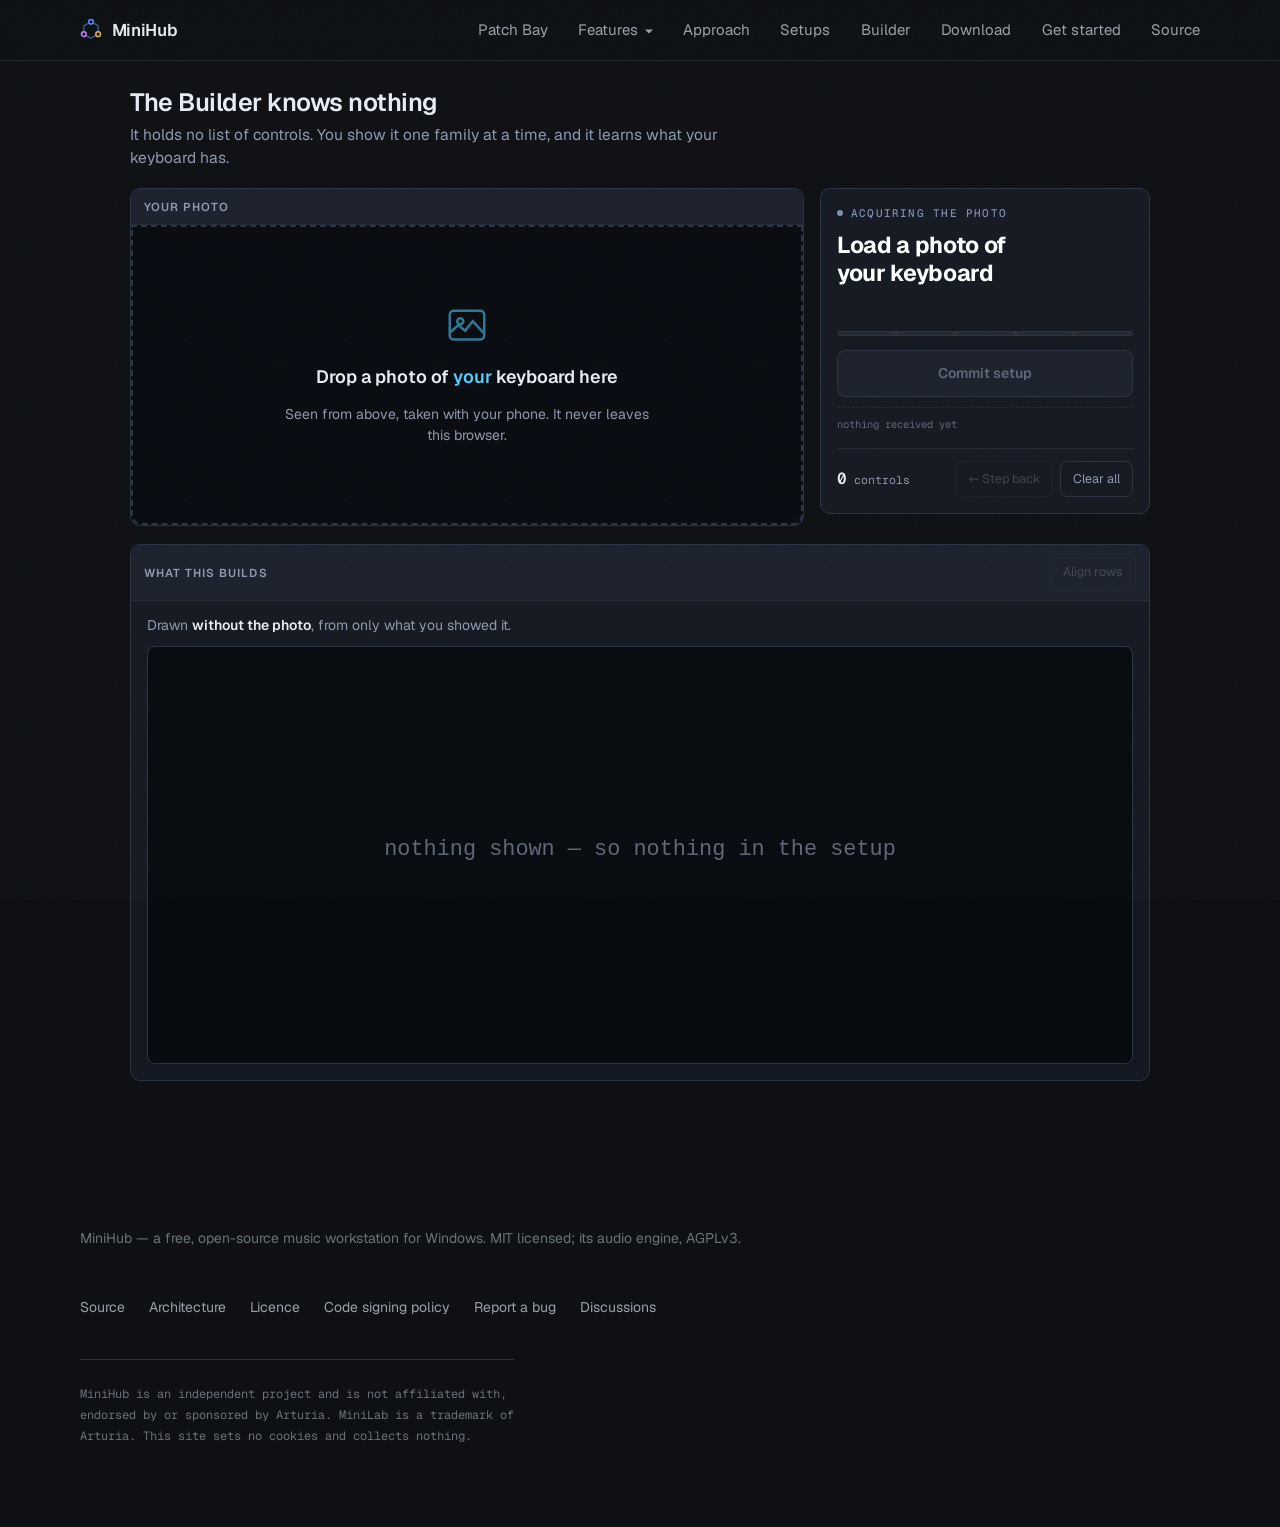
<file: builder/index.html>
<!DOCTYPE html>
<html lang="en">
<head>
<meta charset="utf-8">
<meta name="viewport" content="width=device-width, initial-scale=1">
<title>MiniHub — map any MIDI controller in your browser</title>
<meta name="description" content="Map your MIDI controller in the browser: show it one family of controls at a time, place them on a photo of your own keyboard, and download the profile MiniHub — the free, open-source DAW for Windows — reads.">
<link rel="canonical" href="https://minihub.site/builder/">
<meta property="og:type" content="website">
<meta property="og:site_name" content="MiniHub">
<meta property="og:url" content="https://minihub.site/builder/">
<meta property="og:title" content="MiniHub — map any MIDI controller in your browser">
<meta property="og:description" content="Show your keyboard one family of controls at a time, place them on a photo of it, and download the profile MiniHub reads.">
<meta property="og:image" content="https://minihub.site/img/routing.png">
<meta property="og:image:width" content="1920">
<meta property="og:image:height" content="1080">
<meta property="og:image:alt" content="The MiniHub Patch Bay: a MiniLab 3 and a BeatStep, each drawn as its own faceplate, send control cables to VST 1, whose audio goes on to the Mix Console.">
<meta name="twitter:card" content="summary_large_image">
<meta http-equiv="Content-Security-Policy" content="default-src 'self'; img-src 'self' data: blob:; font-src 'self'; style-src 'self'; script-src 'self'; base-uri 'none'; form-action 'none'; frame-ancestors 'none'">
<meta name="color-scheme" content="dark">
<meta name="theme-color" content="#0e1013">
<link rel="icon" href="/favicon.svg" type="image/svg+xml">
<link rel="preload" href="/fonts/geist-latin.woff2" as="font" type="font/woff2" crossorigin>
<link rel="preload" href="/fonts/geist-mono-latin.woff2" as="font" type="font/woff2" crossorigin>
<link rel="stylesheet" href="/styles/site.css">
</head>
<body>

<header class="topbar">
  <div class="wrap">
    <a class="brand" href="/">
      <svg width="22" height="22" viewBox="0 0 32 32" aria-hidden="true">
        <path d="M16 4 26.4 10 26.4 22 16 28 5.6 22 5.6 10Z" fill="none" stroke="#3a5a9f" stroke-width="2" stroke-linejoin="round"/>
        <circle cx="16" cy="4" r="3.4" fill="#0e1013" stroke="#4f8cff" stroke-width="2.2"/>
        <circle cx="26.4" cy="22" r="3.4" fill="#0e1013" stroke="#e0b04c" stroke-width="2.2"/>
        <circle cx="5.6" cy="22" r="3.4" fill="#0e1013" stroke="#c77dff" stroke-width="2.2"/>
      </svg>
      MiniHub
    </a>
    <nav class="nav">
      <a href="/#patch-bay">Patch Bay</a>
      <span class="nav-drop optional">
        <a href="/#features" class="nav-drop-label">Features</a>
        <span class="nav-drop-menu">
          <a href="/#patch-bay">Patch Bay</a>
          <a href="/#learning">Control learning</a>
          <a href="/#arpeggiator">Arpeggiator</a>
          <a href="/#sequencer">Sequencer</a>
          <a href="/#one-ring">One Ring</a>
          <a href="/#examples">Example patch</a>
        </span>
      </span>
      <a href="/#approach" class="optional">Approach</a>
      <a href="/setups/">Setups</a>
      <a href="/builder/">Builder</a>
      <a href="/#download">Download</a>
      <a href="/#getting-started">Get started</a>
      <a href="https://github.com/DavidfromMonaco/minihub">Source</a>
    </nav>
  </div>
</header>

<main>

<div class="builder">
  <div>
    <h1>The Builder knows nothing</h1>
    <p class="lede">It holds no list of controls. You show it one family at a time, and it learns what your keyboard has.</p>
  </div>

  <div class="cols">
    <div class="card">
      <div class="card-h">
        <h2>Your photo</h2>
        <button id="change" hidden>Change photo</button>
      </div>
      <input type="file" id="pick" accept="image/*">
      <div class="drop" id="drop">
        <svg width="46" height="46" viewBox="0 0 24 24" fill="none" stroke="#4fd1ff" stroke-width="1.3">
          <rect x="3" y="4" width="18" height="15" rx="2"/><circle cx="8.5" cy="9.5" r="1.6"/>
          <path d="M3 15.5l4.5-4 3.5 3 4-5 6 6.5"/>
        </svg>
        <b>Drop a photo of <em>your</em> keyboard here</b>
        <span>Seen from above, taken with your phone. It never leaves this browser.</span>
      </div>
      <div class="scene" id="scene" hidden>
        <img id="photo" alt="Your controller, seen from above">
        <svg class="ov" id="ov" preserveAspectRatio="none"></svg>
      </div>
    </div>

    <div class="card panel">
      <p class="why" id="why">acquiring the photo</p>
      <div class="say" id="say">Load a photo of your keyboard</div>
      <div class="heard" id="heard">&nbsp;</div>
      <div class="steps" id="steps"></div>
      <div class="next" id="next" hidden>
        <button class="go" id="go"></button>
        <button class="mute" id="mute" title="A control that transmits nothing — Oct+, a local function">+ silent</button>
      </div>
      <div class="who" id="who">
        <div class="device" id="device"></div>
        <button id="edit" class="edit">Edit device details</button>
        <div class="fix" id="fix" hidden>
          <label for="vendor">manufacturer</label>
          <input id="vendor" placeholder="Arturia" autocomplete="off">
          <label for="model">model</label>
          <input id="model" placeholder="MiniLab 3" autocomplete="off">
        </div>
        <label for="author">your nickname <span id="authorWhy">— so people can find your other setups</span></label>
        <input id="author" placeholder="anything you like" autocomplete="off">
      </div>
      <button class="commit" id="commit" disabled>Commit setup</button>
      <div class="raw" id="raw">nothing received yet</div>
      <div class="foot">
        <span class="cnt"><b id="n">0</b> controls</span>
        <span class="acts">
          <button id="back" disabled>← Step back</button>
          <button id="reset">Clear all</button>
        </span>
      </div>
    </div>
  </div>

  <div class="card panel">
    <div class="card-h flush">
      <h2>What this builds</h2>
      <button id="align" aria-pressed="false" disabled>Align rows</button>
    </div>
    <p class="note">Drawn <b>without the photo</b>, from only what you showed it.
      <span id="alignNote"></span></p>
    <svg id="bp" viewBox="0 0 520 220"></svg>
  </div>
</div>

</main>

<footer class="site-footer">
  <div class="wrap">
    <div class="footer-grid">
      <p>MiniHub — a free, open-source music workstation for Windows. MIT licensed; its audio engine, AGPLv3.</p>
      <ul class="footer-links">
        <li><a href="https://github.com/DavidfromMonaco/minihub">Source</a></li>
        <li><a href="https://github.com/DavidfromMonaco/minihub/blob/master/ARCHITECTURE.md">Architecture</a></li>
        <li><a href="https://github.com/DavidfromMonaco/minihub/blob/master/LICENSE">Licence</a></li>
        <li><a href="/code-signing/">Code signing policy</a></li>
        <li><a href="https://github.com/DavidfromMonaco/minihub/issues/new/choose">Report a bug</a></li>
        <li><a href="https://github.com/DavidfromMonaco/minihub/discussions">Discussions</a></li>
      </ul>
    </div>
    <p class="disclaimer">
      MiniHub is an independent project and is not affiliated with, endorsed by or
      sponsored by Arturia. MiniLab is a trademark of Arturia. This site sets no
      cookies and collects nothing.
    </p>
  </div>
</footer>

<script src="/builder/builder.js"></script>
</body>
</html>
</file>
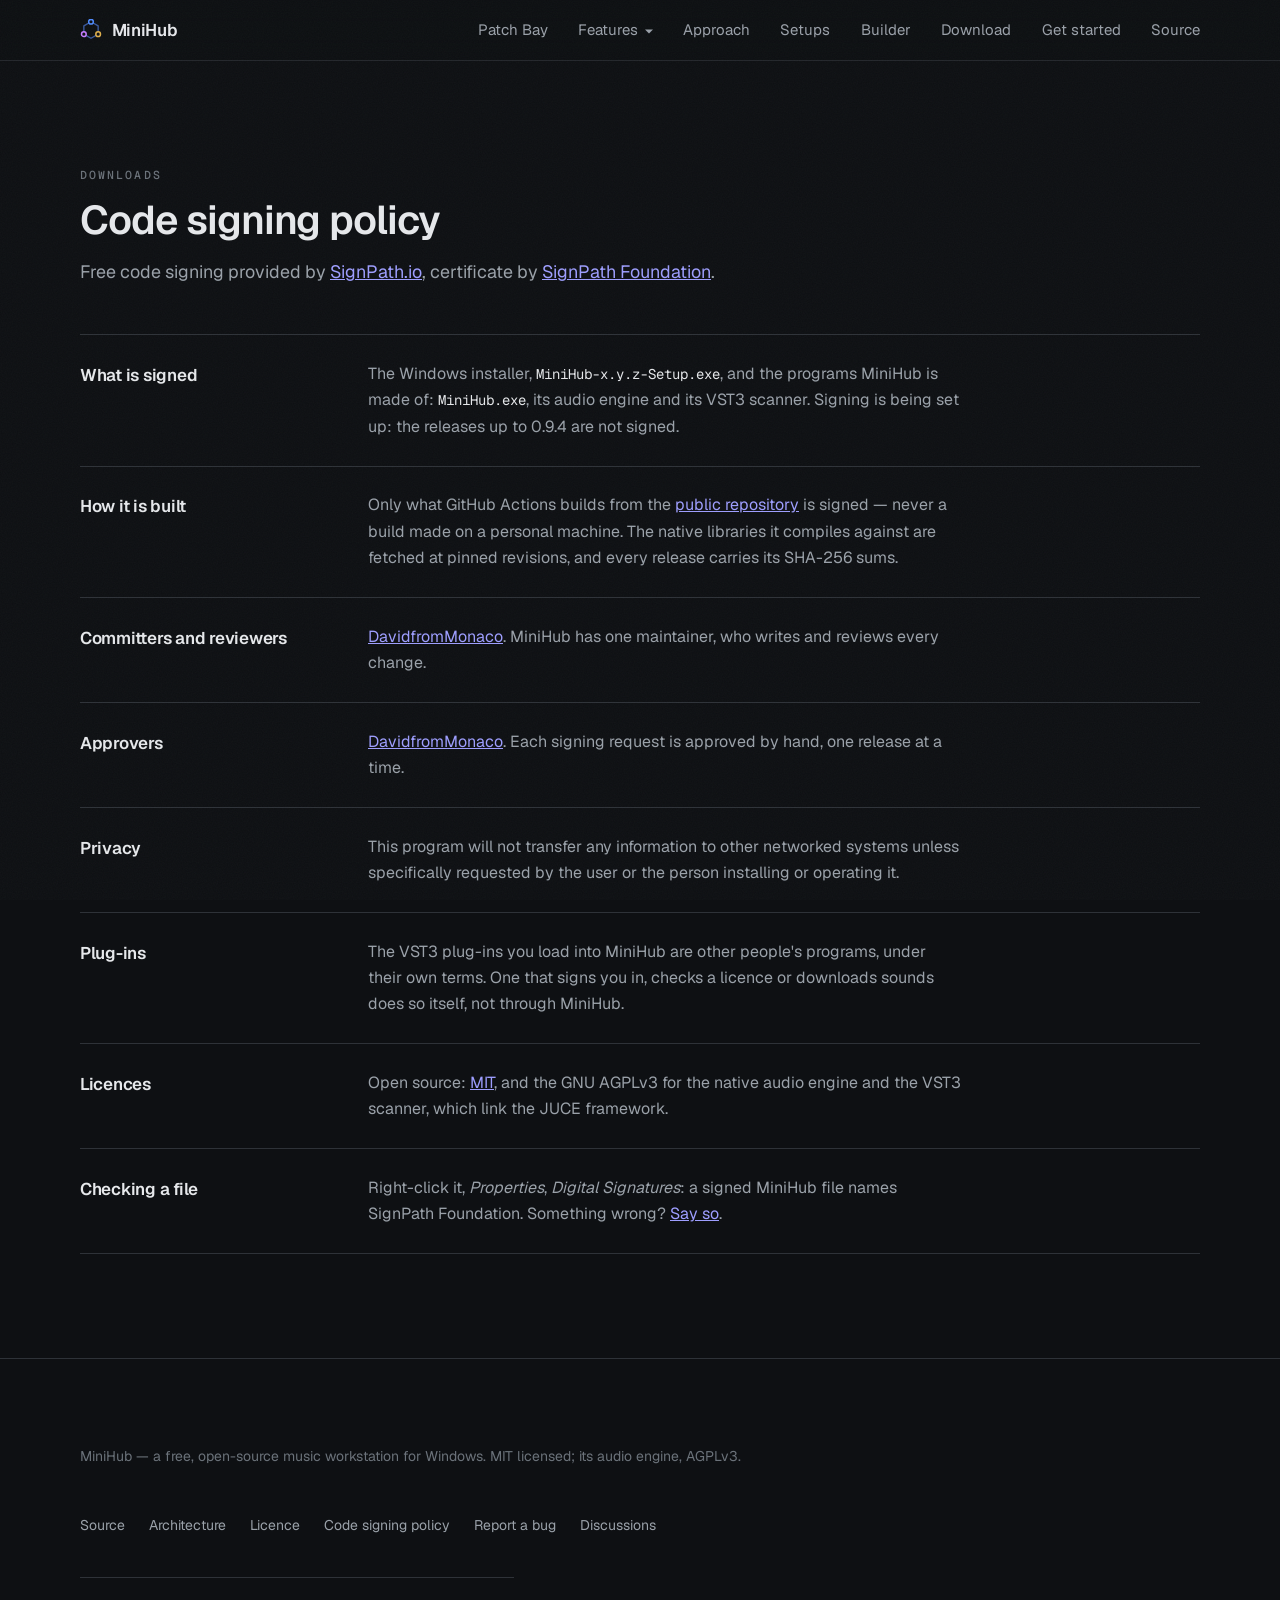
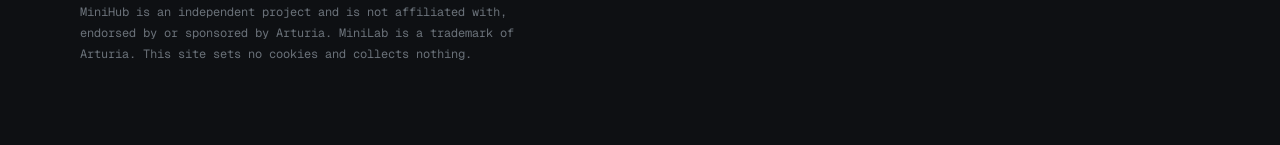
<file: code-signing/index.html>
<!DOCTYPE html>
<html lang="en">
<head>
<meta charset="utf-8">
<meta name="viewport" content="width=device-width, initial-scale=1">
<title>Code signing policy — MiniHub</title>
<meta name="description" content="How MiniHub's Windows downloads are built and signed: free code signing provided by SignPath.io, certificate by SignPath Foundation; who approves a release; and what MiniHub sends over the network, which is nothing.">
<link rel="canonical" href="https://minihub.site/code-signing/">
<meta property="og:type" content="website">
<meta property="og:site_name" content="MiniHub">
<meta property="og:url" content="https://minihub.site/code-signing/">
<meta property="og:title" content="Code signing policy — MiniHub">
<meta property="og:description" content="How MiniHub's Windows downloads are built and signed, who approves a release, and what MiniHub sends over the network.">
<meta name="twitter:card" content="summary">
<meta http-equiv="Content-Security-Policy" content="default-src 'self'; img-src 'self' data:; font-src 'self'; style-src 'self'; script-src 'none'; base-uri 'none'; form-action 'none'; frame-ancestors 'none'">
<meta name="color-scheme" content="dark">
<meta name="theme-color" content="#0e1013">
<link rel="icon" href="/favicon.svg" type="image/svg+xml">
<link rel="preload" href="/fonts/geist-latin.woff2" as="font" type="font/woff2" crossorigin>
<link rel="preload" href="/fonts/geist-mono-latin.woff2" as="font" type="font/woff2" crossorigin>
<link rel="stylesheet" href="/styles/site.css">
</head>
<body>

<header class="topbar">
  <div class="wrap">
    <a class="brand" href="/">
      <svg width="22" height="22" viewBox="0 0 32 32" aria-hidden="true">
        <path d="M16 4 26.4 10 26.4 22 16 28 5.6 22 5.6 10Z" fill="none" stroke="#3a5a9f" stroke-width="2" stroke-linejoin="round"/>
        <circle cx="16" cy="4" r="3.4" fill="#0e1013" stroke="#4f8cff" stroke-width="2.2"/>
        <circle cx="26.4" cy="22" r="3.4" fill="#0e1013" stroke="#e0b04c" stroke-width="2.2"/>
        <circle cx="5.6" cy="22" r="3.4" fill="#0e1013" stroke="#c77dff" stroke-width="2.2"/>
      </svg>
      MiniHub
    </a>
    <nav class="nav">
      <a href="/#patch-bay">Patch Bay</a>
      <span class="nav-drop optional">
        <a href="/#features" class="nav-drop-label">Features</a>
        <span class="nav-drop-menu">
          <a href="/#patch-bay">Patch Bay</a>
          <a href="/#learning">Control learning</a>
          <a href="/#arpeggiator">Arpeggiator</a>
          <a href="/#sequencer">Sequencer</a>
          <a href="/#one-ring">One Ring</a>
          <a href="/#examples">Example patch</a>
        </span>
      </span>
      <a href="/#approach" class="optional">Approach</a>
      <a href="/setups/">Setups</a>
      <a href="/builder/">Builder</a>
      <a href="/#download">Download</a>
      <a href="/#getting-started">Get started</a>
      <a href="https://github.com/DavidfromMonaco/minihub">Source</a>
    </nav>
  </div>
</header>

<main>

  <section class="section" id="code-signing-policy">
    <div class="wrap">
      <div class="section-head">
        <p class="eyebrow">Downloads</p>
        <h2>Code signing policy</h2>
        <p class="lede">
          Free code signing provided by <a href="https://about.signpath.io/">SignPath.io</a>,
          certificate by <a href="https://signpath.org/">SignPath Foundation</a>.
        </p>
      </div>

      <dl class="refusals">
        <div>
          <dt>What is signed</dt>
          <dd>The Windows installer, <code>MiniHub-x.y.z-Setup.exe</code>, and the
              programs MiniHub is made of: <code>MiniHub.exe</code>, its audio
              engine and its VST3 scanner. Signing is being set up: the releases
              up to 0.9.4 are not signed.</dd>
        </div>
        <div>
          <dt>How it is built</dt>
          <dd>Only what GitHub Actions builds from the
              <a href="https://github.com/DavidfromMonaco/minihub">public
              repository</a> is signed — never a build made on a personal
              machine. The native libraries it compiles against are fetched at
              pinned revisions, and every release carries its SHA-256 sums.</dd>
        </div>
        <div>
          <dt>Committers and reviewers</dt>
          <dd><a href="https://github.com/DavidfromMonaco">DavidfromMonaco</a>.
              MiniHub has one maintainer, who writes and reviews every change.</dd>
        </div>
        <div>
          <dt>Approvers</dt>
          <dd><a href="https://github.com/DavidfromMonaco">DavidfromMonaco</a>.
              Each signing request is approved by hand, one release at a time.</dd>
        </div>
        <div>
          <dt>Privacy</dt>
          <dd>This program will not transfer any information to other networked
              systems unless specifically requested by the user or the person
              installing or operating it.</dd>
        </div>
        <div>
          <dt>Plug-ins</dt>
          <dd>The VST3 plug-ins you load into MiniHub are other people's
              programs, under their own terms. One that signs you in, checks a
              licence or downloads sounds does so itself, not through
              MiniHub.</dd>
        </div>
        <div>
          <dt>Licences</dt>
          <dd>Open source: <a href="https://github.com/DavidfromMonaco/minihub">MIT</a>,
              and the GNU AGPLv3 for the native audio engine and the VST3 scanner,
              which link the JUCE framework.</dd>
        </div>
        <div>
          <dt>Checking a file</dt>
          <dd>Right-click it, <em>Properties</em>, <em>Digital Signatures</em>:
              a signed MiniHub file names SignPath Foundation. Something wrong?
              <a href="https://github.com/DavidfromMonaco/minihub/issues/new/choose">Say
              so</a>.</dd>
        </div>
      </dl>
    </div>
  </section>

</main>

<footer class="site-footer">
  <div class="wrap">
    <div class="footer-grid">
      <p>MiniHub — a free, open-source music workstation for Windows. MIT licensed; its audio engine, AGPLv3.</p>
      <ul class="footer-links">
        <li><a href="https://github.com/DavidfromMonaco/minihub">Source</a></li>
        <li><a href="https://github.com/DavidfromMonaco/minihub/blob/master/ARCHITECTURE.md">Architecture</a></li>
        <li><a href="https://github.com/DavidfromMonaco/minihub/blob/master/LICENSE">Licence</a></li>
        <li><a href="/code-signing/">Code signing policy</a></li>
        <li><a href="https://github.com/DavidfromMonaco/minihub/issues/new/choose">Report a bug</a></li>
        <li><a href="https://github.com/DavidfromMonaco/minihub/discussions">Discussions</a></li>
      </ul>
    </div>
    <p class="disclaimer">
      MiniHub is an independent project and is not affiliated with, endorsed by or
      sponsored by Arturia. MiniLab is a trademark of Arturia. This site sets no
      cookies and collects nothing.
    </p>
  </div>
</footer>

</body>
</html>
</file>
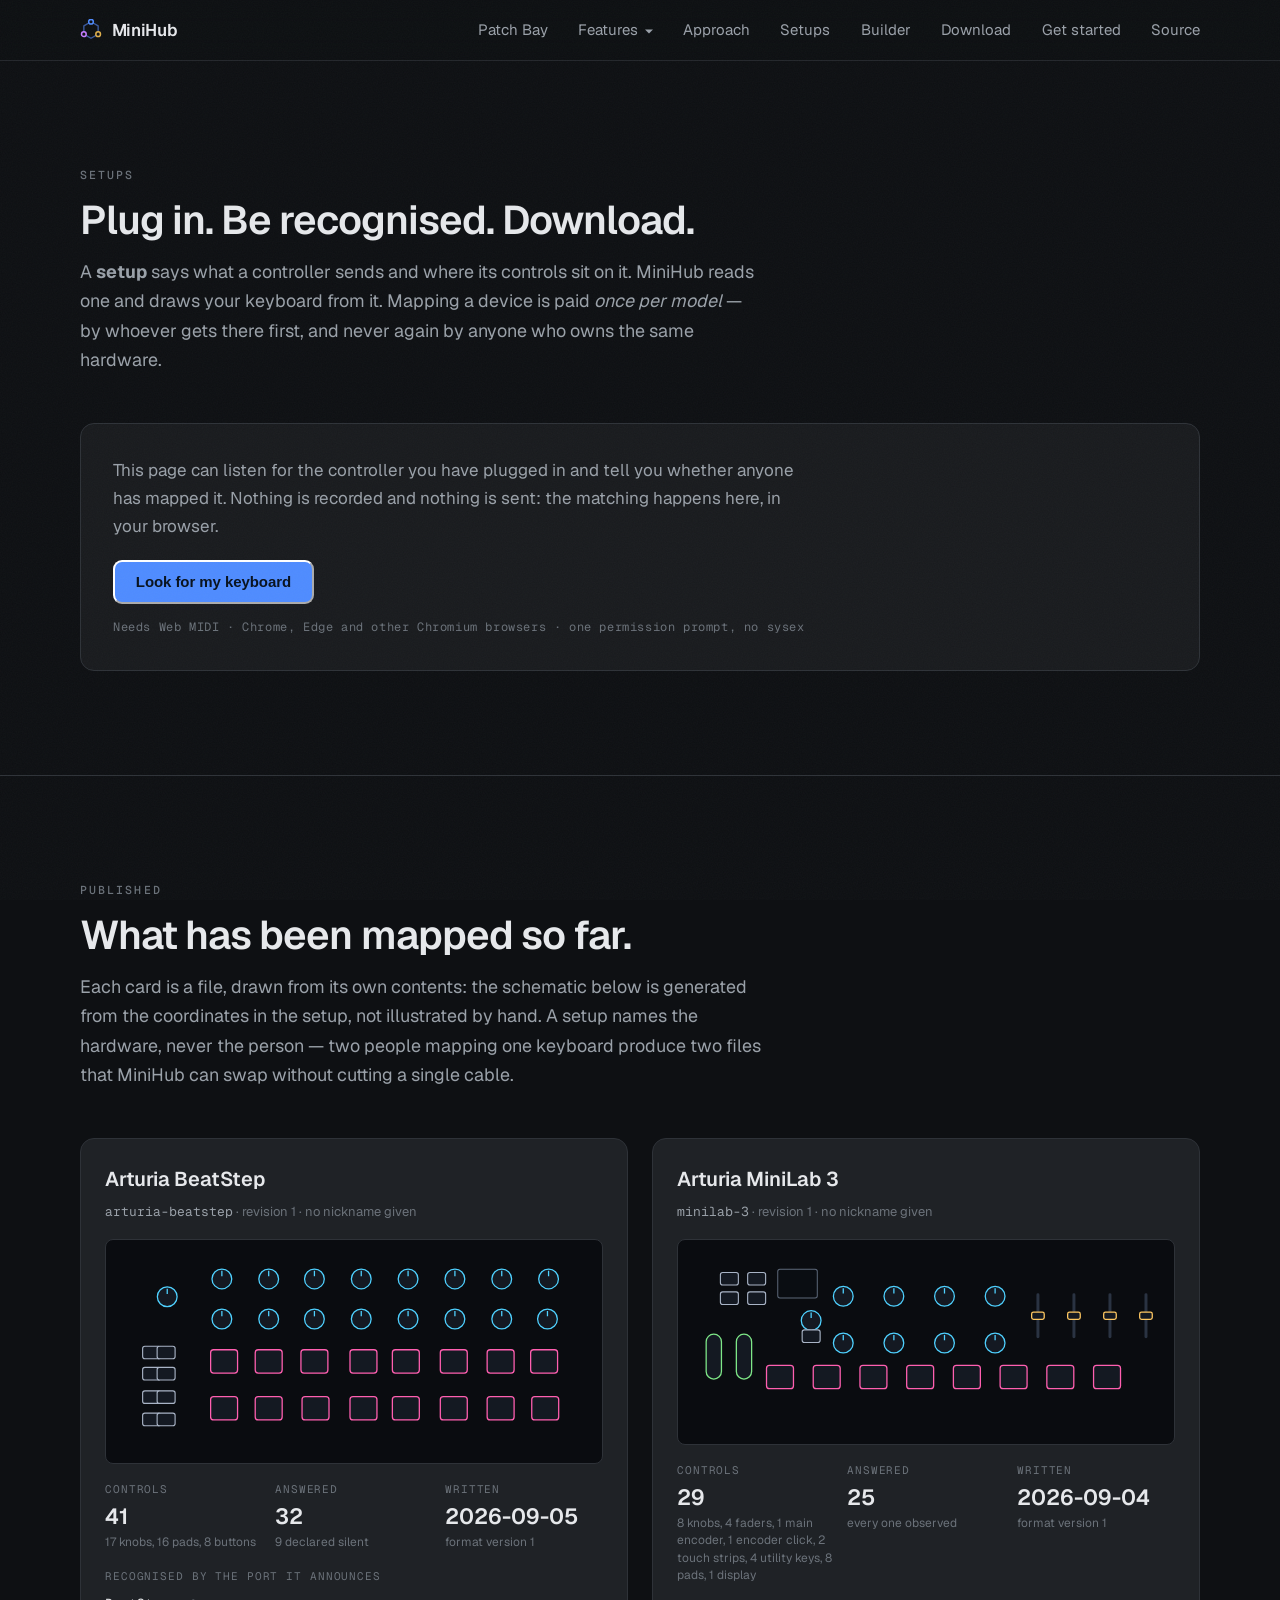
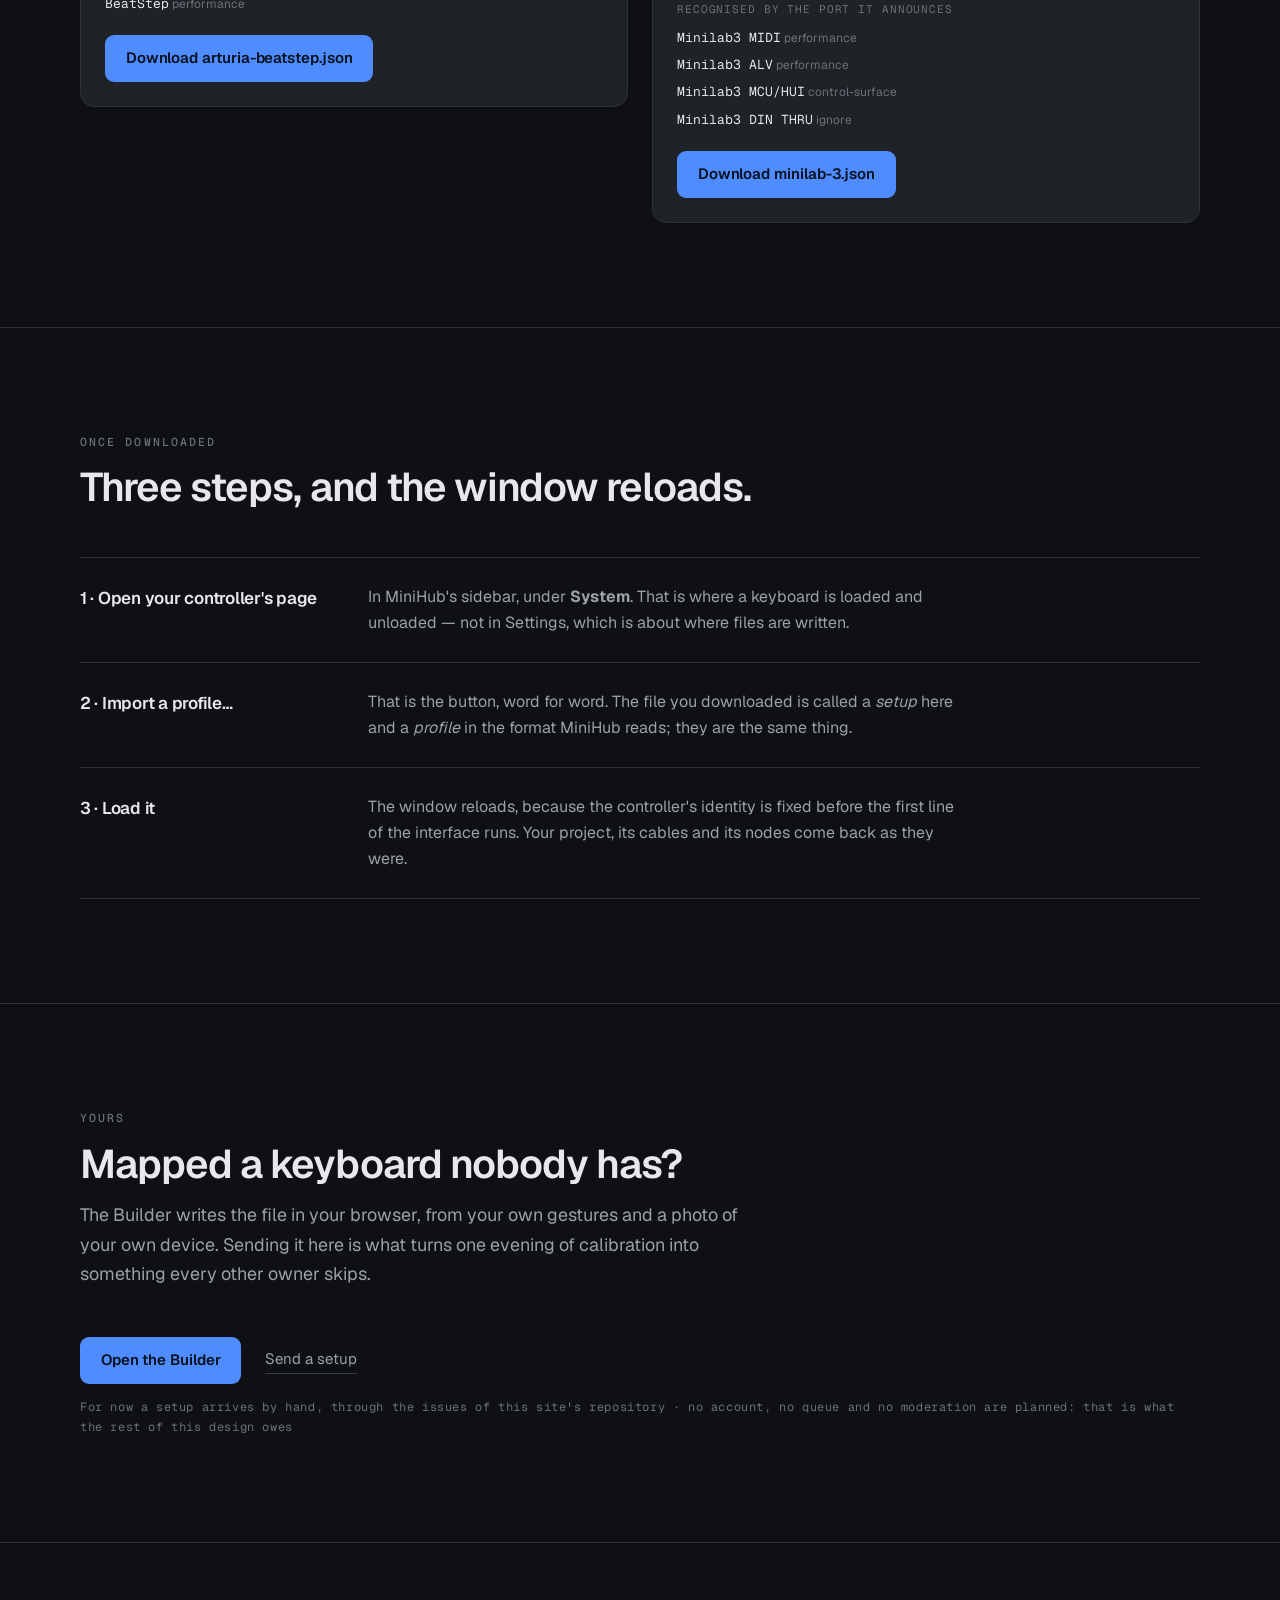
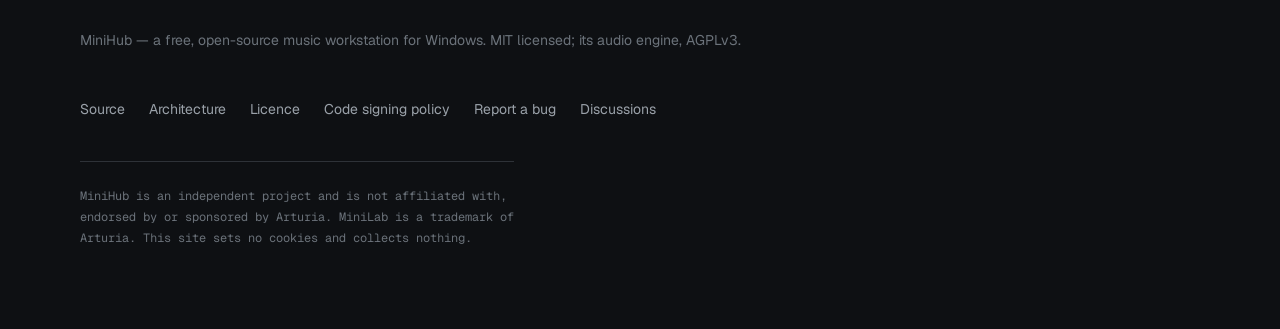
<file: setups/index.html>
<!DOCTYPE html>
<html lang="en">
<head>
<meta charset="utf-8">
<meta name="viewport" content="width=device-width, initial-scale=1">
<title>MiniHub — controller setups for any MIDI keyboard</title>
<meta name="description" content="Published controller setups for MiniHub, the free and open-source DAW for Windows: plug your keyboard in, let the page recognise it, and download the file that makes MiniHub speak its language.">
<link rel="canonical" href="https://minihub.site/setups/">
<meta property="og:type" content="website">
<meta property="og:site_name" content="MiniHub">
<meta property="og:url" content="https://minihub.site/setups/">
<meta property="og:title" content="MiniHub — controller setups for any MIDI keyboard">
<meta property="og:description" content="Plug your keyboard in, let the page recognise it, and download the setup that makes MiniHub speak its language.">
<meta property="og:image" content="https://minihub.site/img/routing.png">
<meta property="og:image:width" content="1920">
<meta property="og:image:height" content="1080">
<meta property="og:image:alt" content="The MiniHub Patch Bay: a MiniLab 3 and a BeatStep, each drawn as its own faceplate, send control cables to VST 1, whose audio goes on to the Mix Console.">
<meta name="twitter:card" content="summary_large_image">
<meta http-equiv="Content-Security-Policy" content="default-src 'self'; img-src 'self' data:; font-src 'self'; style-src 'self'; script-src 'self'; base-uri 'none'; form-action 'none'; frame-ancestors 'none'">
<meta name="color-scheme" content="dark">
<meta name="theme-color" content="#0e1013">
<link rel="icon" href="/favicon.svg" type="image/svg+xml">
<link rel="preload" href="/fonts/geist-latin.woff2" as="font" type="font/woff2" crossorigin>
<link rel="preload" href="/fonts/geist-mono-latin.woff2" as="font" type="font/woff2" crossorigin>
<link rel="stylesheet" href="/styles/site.css">
</head>
<body>

<header class="topbar">
  <div class="wrap">
    <a class="brand" href="/">
      <svg width="22" height="22" viewBox="0 0 32 32" aria-hidden="true">
        <path d="M16 4 26.4 10 26.4 22 16 28 5.6 22 5.6 10Z" fill="none" stroke="#3a5a9f" stroke-width="2" stroke-linejoin="round"/>
        <circle cx="16" cy="4" r="3.4" fill="#0e1013" stroke="#4f8cff" stroke-width="2.2"/>
        <circle cx="26.4" cy="22" r="3.4" fill="#0e1013" stroke="#e0b04c" stroke-width="2.2"/>
        <circle cx="5.6" cy="22" r="3.4" fill="#0e1013" stroke="#c77dff" stroke-width="2.2"/>
      </svg>
      MiniHub
    </a>
    <nav class="nav">
      <a href="/#patch-bay">Patch Bay</a>
      <span class="nav-drop optional">
        <a href="/#features" class="nav-drop-label">Features</a>
        <span class="nav-drop-menu">
          <a href="/#patch-bay">Patch Bay</a>
          <a href="/#learning">Control learning</a>
          <a href="/#arpeggiator">Arpeggiator</a>
          <a href="/#sequencer">Sequencer</a>
          <a href="/#one-ring">One Ring</a>
          <a href="/#examples">Example patch</a>
        </span>
      </span>
      <a href="/#approach" class="optional">Approach</a>
      <a href="/setups/">Setups</a>
      <a href="/builder/">Builder</a>
      <a href="/#download">Download</a>
      <a href="/#getting-started">Get started</a>
      <a href="https://github.com/DavidfromMonaco/minihub">Source</a>
    </nav>
  </div>
</header>

<main>

  <section class="section" id="setups">
    <div class="wrap">
      <div class="section-head">
        <p class="eyebrow">Setups</p>
        <h2>Plug in. Be recognised. Download.</h2>
        <p class="lede">
          A <strong>setup</strong> says what a controller sends and where its
          controls sit on it. MiniHub reads one and draws your keyboard from it.
          Mapping a device is paid <em>once per model</em> — by whoever gets there
          first, and never again by anyone who owns the same hardware.
        </p>
      </div>

      <div class="recognise" id="recognise">
        <p class="recognise-state" id="recognise-state">
          This page can listen for the controller you have plugged in and tell you
          whether anyone has mapped it. Nothing is recorded and nothing is sent:
          the matching happens here, in your browser.
        </p>
        <p class="recognise-actions">
          <button class="btn" id="recognise-go" type="button">Look for my keyboard</button>
        </p>
        <p class="caption" id="recognise-note">Needs Web MIDI · Chrome, Edge and other Chromium browsers · one permission prompt, no sysex</p>
      </div>
    </div>
  </section>

  <section class="section" id="published">
    <div class="wrap">
      <div class="section-head">
        <p class="eyebrow">Published</p>
        <h2>What has been mapped so far.</h2>
        <p class="lede">
          Each card is a file, drawn from its own contents: the schematic below is
          generated from the coordinates in the setup, not illustrated by hand. A
          setup names the hardware, never the person — two people mapping one
          keyboard produce two files that MiniHub can swap without cutting a
          single cable.
        </p>
      </div>

      <div class="setups">
<!-- setups:start · genere par scripts/build-setups.mjs -->
      <article class="setup" id="setup-arturia-beatstep" data-setup="arturia-beatstep.json">
        <div class="setup-head">
          <div>
            <h3>Arturia BeatStep</h3>
            <p class="setup-id"><code>arturia-beatstep</code> · revision 1 · no nickname given</p>
          </div>
          <p class="setup-match" hidden>Your keyboard</p>
        </div>

        <svg class="blueprint" viewBox="0 0 419 174" role="img"
             aria-label="Schematic of the Arturia BeatStep: 17 knobs, 16 pads, 8 buttons, each drawn where it sits on the device."><circle cx="91" cy="22" r="8.86" fill="#141922" stroke="#4fd1ff" stroke-width="1.15"/><line x1="91" y1="19.58" x2="91" y2="14.75" stroke="#4fd1ff" stroke-width="1.15"/><circle cx="133" cy="22" r="8.86" fill="#141922" stroke="#4fd1ff" stroke-width="1.15"/><line x1="133" y1="19.58" x2="133" y2="14.75" stroke="#4fd1ff" stroke-width="1.15"/><circle cx="174" cy="22" r="8.86" fill="#141922" stroke="#4fd1ff" stroke-width="1.15"/><line x1="174" y1="19.58" x2="174" y2="14.75" stroke="#4fd1ff" stroke-width="1.15"/><circle cx="216" cy="22" r="8.86" fill="#141922" stroke="#4fd1ff" stroke-width="1.15"/><line x1="216" y1="19.58" x2="216" y2="14.75" stroke="#4fd1ff" stroke-width="1.15"/><circle cx="258" cy="22" r="8.86" fill="#141922" stroke="#4fd1ff" stroke-width="1.15"/><line x1="258" y1="19.58" x2="258" y2="14.75" stroke="#4fd1ff" stroke-width="1.15"/><circle cx="300" cy="22" r="8.86" fill="#141922" stroke="#4fd1ff" stroke-width="1.15"/><line x1="300" y1="19.58" x2="300" y2="14.75" stroke="#4fd1ff" stroke-width="1.15"/><circle cx="342" cy="22" r="8.86" fill="#141922" stroke="#4fd1ff" stroke-width="1.15"/><line x1="342" y1="19.58" x2="342" y2="14.75" stroke="#4fd1ff" stroke-width="1.15"/><circle cx="384" cy="22" r="8.86" fill="#141922" stroke="#4fd1ff" stroke-width="1.15"/><line x1="384" y1="19.58" x2="384" y2="14.75" stroke="#4fd1ff" stroke-width="1.15"/><circle cx="91" cy="58" r="8.86" fill="#141922" stroke="#4fd1ff" stroke-width="1.15"/><line x1="91" y1="55.58" x2="91" y2="50.75" stroke="#4fd1ff" stroke-width="1.15"/><circle cx="133" cy="58" r="8.86" fill="#141922" stroke="#4fd1ff" stroke-width="1.15"/><line x1="133" y1="55.58" x2="133" y2="50.75" stroke="#4fd1ff" stroke-width="1.15"/><circle cx="174" cy="58" r="8.86" fill="#141922" stroke="#4fd1ff" stroke-width="1.15"/><line x1="174" y1="55.58" x2="174" y2="50.75" stroke="#4fd1ff" stroke-width="1.15"/><circle cx="216" cy="58" r="8.86" fill="#141922" stroke="#4fd1ff" stroke-width="1.15"/><line x1="216" y1="55.58" x2="216" y2="50.75" stroke="#4fd1ff" stroke-width="1.15"/><circle cx="258" cy="58" r="8.86" fill="#141922" stroke="#4fd1ff" stroke-width="1.15"/><line x1="258" y1="55.58" x2="258" y2="50.75" stroke="#4fd1ff" stroke-width="1.15"/><circle cx="300" cy="58" r="8.86" fill="#141922" stroke="#4fd1ff" stroke-width="1.15"/><line x1="300" y1="55.58" x2="300" y2="50.75" stroke="#4fd1ff" stroke-width="1.15"/><circle cx="342" cy="58" r="8.86" fill="#141922" stroke="#4fd1ff" stroke-width="1.15"/><line x1="342" y1="55.58" x2="342" y2="50.75" stroke="#4fd1ff" stroke-width="1.15"/><circle cx="383" cy="58" r="8.86" fill="#141922" stroke="#4fd1ff" stroke-width="1.15"/><line x1="383" y1="55.58" x2="383" y2="50.75" stroke="#4fd1ff" stroke-width="1.15"/><circle cx="42" cy="38" r="8.86" fill="#141922" stroke="#4fd1ff" stroke-width="1.15"/><line x1="42" y1="35.58" x2="42" y2="30.75" stroke="#4fd1ff" stroke-width="1.15"/><rect x="80.91" y="85.53" width="24.17" height="20.95" rx="2.69" fill="#141922" stroke="#ff5fb0" stroke-width="1.15"/><rect x="120.91" y="85.53" width="24.17" height="20.95" rx="2.69" fill="#141922" stroke="#ff5fb0" stroke-width="1.15"/><rect x="161.91" y="85.53" width="24.17" height="20.95" rx="2.69" fill="#141922" stroke="#ff5fb0" stroke-width="1.15"/><rect x="205.91" y="85.53" width="24.17" height="20.95" rx="2.69" fill="#141922" stroke="#ff5fb0" stroke-width="1.15"/><rect x="243.91" y="85.53" width="24.17" height="20.95" rx="2.69" fill="#141922" stroke="#ff5fb0" stroke-width="1.15"/><rect x="286.91" y="85.53" width="24.17" height="20.95" rx="2.69" fill="#141922" stroke="#ff5fb0" stroke-width="1.15"/><rect x="328.91" y="85.53" width="24.17" height="20.95" rx="2.69" fill="#141922" stroke="#ff5fb0" stroke-width="1.15"/><rect x="367.91" y="85.53" width="24.17" height="20.95" rx="2.69" fill="#141922" stroke="#ff5fb0" stroke-width="1.15"/><rect x="80.91" y="127.53" width="24.17" height="20.95" rx="2.69" fill="#141922" stroke="#ff5fb0" stroke-width="1.15"/><rect x="120.91" y="127.53" width="24.17" height="20.95" rx="2.69" fill="#141922" stroke="#ff5fb0" stroke-width="1.15"/><rect x="162.91" y="127.53" width="24.17" height="20.95" rx="2.69" fill="#141922" stroke="#ff5fb0" stroke-width="1.15"/><rect x="205.91" y="127.53" width="24.17" height="20.95" rx="2.69" fill="#141922" stroke="#ff5fb0" stroke-width="1.15"/><rect x="243.91" y="127.53" width="24.17" height="20.95" rx="2.69" fill="#141922" stroke="#ff5fb0" stroke-width="1.15"/><rect x="286.91" y="127.53" width="24.17" height="20.95" rx="2.69" fill="#141922" stroke="#ff5fb0" stroke-width="1.15"/><rect x="328.91" y="127.53" width="24.17" height="20.95" rx="2.69" fill="#141922" stroke="#ff5fb0" stroke-width="1.15"/><rect x="368.91" y="127.53" width="24.17" height="20.95" rx="2.69" fill="#141922" stroke="#ff5fb0" stroke-width="1.15"/><rect x="19.94" y="82.36" width="16.12" height="11.28" rx="2.01" fill="#141922" stroke="#a9b4c6" stroke-width="1.01"/><rect x="32.94" y="82.36" width="16.12" height="11.28" rx="2.01" fill="#141922" stroke="#a9b4c6" stroke-width="1.01"/><rect x="19.94" y="101.36" width="16.12" height="11.28" rx="2.01" fill="#141922" stroke="#a9b4c6" stroke-width="1.01"/><rect x="32.94" y="101.36" width="16.12" height="11.28" rx="2.01" fill="#141922" stroke="#a9b4c6" stroke-width="1.01"/><rect x="19.94" y="122.36" width="16.12" height="11.28" rx="2.01" fill="#141922" stroke="#a9b4c6" stroke-width="1.01"/><rect x="32.94" y="122.36" width="16.12" height="11.28" rx="2.01" fill="#141922" stroke="#a9b4c6" stroke-width="1.01"/><rect x="19.94" y="142.36" width="16.12" height="11.28" rx="2.01" fill="#141922" stroke="#a9b4c6" stroke-width="1.01"/><rect x="32.94" y="142.36" width="16.12" height="11.28" rx="2.01" fill="#141922" stroke="#a9b4c6" stroke-width="1.01"/></svg>

        <dl class="setup-facts">
          <div><dt>Controls</dt><dd>41<small>17 knobs, 16 pads, 8 buttons</small></dd></div>
          <div><dt>Answered</dt><dd>32<small>9 declared silent</small></dd></div>
          <div><dt>Written</dt><dd>2026-09-05<small>format version 1</small></dd></div>
        </dl>

        <p class="setup-ports-label">Recognised by the port it announces</p>
        <ul class="setup-ports">
            <li><code>BeatStep</code> <span class="role">performance</span></li>
        </ul>

        <p class="setup-actions">
          <a class="btn" href="/setups/arturia-beatstep.json" download>Download arturia-beatstep.json</a>
        </p>
      </article>

      <article class="setup" id="setup-minilab-3" data-setup="minilab-3.json">
        <div class="setup-head">
          <div>
            <h3>Arturia MiniLab 3</h3>
            <p class="setup-id"><code>minilab-3</code> · revision 1 · no nickname given</p>
          </div>
          <p class="setup-match" hidden>Your keyboard</p>
        </div>

        <svg class="blueprint" viewBox="0 0 480 180" role="img"
             aria-label="Schematic of the Arturia MiniLab 3: 8 knobs, 4 faders, 1 main encoder, 1 encoder click, 2 touch strips, 4 utility keys, 8 pads, 1 display, each drawn where it sits on the device."><circle cx="155" cy="43" r="10.15" fill="#141922" stroke="#4fd1ff" stroke-width="1.32"/><line x1="155" y1="40.23" x2="155" y2="34.69" stroke="#4fd1ff" stroke-width="1.32"/><circle cx="207" cy="43" r="10.15" fill="#141922" stroke="#4fd1ff" stroke-width="1.32"/><line x1="207" y1="40.23" x2="207" y2="34.69" stroke="#4fd1ff" stroke-width="1.32"/><circle cx="259" cy="43" r="10.15" fill="#141922" stroke="#4fd1ff" stroke-width="1.32"/><line x1="259" y1="40.23" x2="259" y2="34.69" stroke="#4fd1ff" stroke-width="1.32"/><circle cx="311" cy="43" r="10.15" fill="#141922" stroke="#4fd1ff" stroke-width="1.32"/><line x1="311" y1="40.23" x2="311" y2="34.69" stroke="#4fd1ff" stroke-width="1.32"/><circle cx="155" cy="91" r="10.15" fill="#141922" stroke="#4fd1ff" stroke-width="1.32"/><line x1="155" y1="88.23" x2="155" y2="82.69" stroke="#4fd1ff" stroke-width="1.32"/><circle cx="207" cy="91" r="10.15" fill="#141922" stroke="#4fd1ff" stroke-width="1.32"/><line x1="207" y1="88.23" x2="207" y2="82.69" stroke="#4fd1ff" stroke-width="1.32"/><circle cx="259" cy="91" r="10.15" fill="#141922" stroke="#4fd1ff" stroke-width="1.32"/><line x1="259" y1="88.23" x2="259" y2="82.69" stroke="#4fd1ff" stroke-width="1.32"/><circle cx="311" cy="91" r="10.15" fill="#141922" stroke="#4fd1ff" stroke-width="1.32"/><line x1="311" y1="88.23" x2="311" y2="82.69" stroke="#4fd1ff" stroke-width="1.32"/><rect x="353.46" y="39.92" width="3.08" height="46.15" rx="1.54" fill="#2a3342"/><rect x="348.54" y="59.31" width="12.92" height="7.38" rx="1.85" fill="#141922" stroke="#ffc861" stroke-width="1.32"/><rect x="390.46" y="39.92" width="3.08" height="46.15" rx="1.54" fill="#2a3342"/><rect x="385.54" y="59.31" width="12.92" height="7.38" rx="1.85" fill="#141922" stroke="#ffc861" stroke-width="1.32"/><rect x="427.46" y="39.92" width="3.08" height="46.15" rx="1.54" fill="#2a3342"/><rect x="422.54" y="59.31" width="12.92" height="7.38" rx="1.85" fill="#141922" stroke="#ffc861" stroke-width="1.32"/><rect x="464.46" y="39.92" width="3.08" height="46.15" rx="1.54" fill="#2a3342"/><rect x="459.54" y="59.31" width="12.92" height="7.38" rx="1.85" fill="#141922" stroke="#ffc861" stroke-width="1.32"/><circle cx="122" cy="68" r="10.15" fill="#141922" stroke="#4fd1ff" stroke-width="1.32"/><line x1="122" y1="65.23" x2="122" y2="59.69" stroke="#4fd1ff" stroke-width="1.32"/><rect x="112.77" y="77.54" width="18.46" height="12.92" rx="2.31" fill="#141922" stroke="#a9b4c6" stroke-width="1.15"/><rect x="14.15" y="81.92" width="15.69" height="46.15" rx="7.85" fill="#141922" stroke="#7ee787" stroke-width="1.32"/><rect x="45.15" y="81.92" width="15.69" height="46.15" rx="7.85" fill="#141922" stroke="#7ee787" stroke-width="1.32"/><rect x="28.77" y="18.54" width="18.46" height="12.92" rx="2.31" fill="#141922" stroke="#a9b4c6" stroke-width="1.15"/><rect x="76.15" y="114" width="27.69" height="24" rx="3.08" fill="#141922" stroke="#ff5fb0" stroke-width="1.32"/><rect x="124.15" y="114" width="27.69" height="24" rx="3.08" fill="#141922" stroke="#ff5fb0" stroke-width="1.32"/><rect x="172.15" y="114" width="27.69" height="24" rx="3.08" fill="#141922" stroke="#ff5fb0" stroke-width="1.32"/><rect x="220.15" y="114" width="27.69" height="24" rx="3.08" fill="#141922" stroke="#ff5fb0" stroke-width="1.32"/><rect x="268.15" y="114" width="27.69" height="24" rx="3.08" fill="#141922" stroke="#ff5fb0" stroke-width="1.32"/><rect x="316.15" y="114" width="27.69" height="24" rx="3.08" fill="#141922" stroke="#ff5fb0" stroke-width="1.32"/><rect x="364.15" y="114" width="27.69" height="24" rx="3.08" fill="#141922" stroke="#ff5fb0" stroke-width="1.32"/><rect x="412.15" y="114" width="27.69" height="24" rx="3.08" fill="#141922" stroke="#ff5fb0" stroke-width="1.32"/><rect x="56.77" y="18.54" width="18.46" height="12.92" rx="2.31" fill="#141922" stroke="#a9b4c6" stroke-width="1.15"/><rect x="28.77" y="38.54" width="18.46" height="12.92" rx="2.31" fill="#141922" stroke="#a9b4c6" stroke-width="1.15"/><rect x="56.77" y="38.54" width="18.46" height="12.92" rx="2.31" fill="#141922" stroke="#a9b4c6" stroke-width="1.15"/><rect x="87.69" y="15.23" width="40.62" height="29.54" rx="2.31" fill="#0a0d12" stroke="#5d6879" stroke-width="1.03"/></svg>

        <dl class="setup-facts">
          <div><dt>Controls</dt><dd>29<small>8 knobs, 4 faders, 1 main encoder, 1 encoder click, 2 touch strips, 4 utility keys, 8 pads, 1 display</small></dd></div>
          <div><dt>Answered</dt><dd>25<small>every one observed</small></dd></div>
          <div><dt>Written</dt><dd>2026-09-04<small>format version 1</small></dd></div>
        </dl>

        <p class="setup-ports-label">Recognised by the port it announces</p>
        <ul class="setup-ports">
            <li><code>Minilab3 MIDI</code> <span class="role">performance</span></li>
            <li><code>Minilab3 ALV</code> <span class="role">performance</span></li>
            <li><code>Minilab3 MCU/HUI</code> <span class="role">control-surface</span></li>
            <li><code>Minilab3 DIN THRU</code> <span class="role">ignore</span></li>
        </ul>

        <p class="setup-actions">
          <a class="btn" href="/setups/minilab-3.json" download>Download minilab-3.json</a>
        </p>
      </article>
      <!-- setups:end -->
      </div>
    </div>
  </section>

  <section class="section" id="loading">
    <div class="wrap">
      <div class="section-head">
        <p class="eyebrow">Once downloaded</p>
        <h2>Three steps, and the window reloads.</h2>
      </div>

      <dl class="refusals">
        <div>
          <dt>1 · Open your controller's page</dt>
          <dd>In MiniHub's sidebar, under <strong>System</strong>. That is where a
              keyboard is loaded and unloaded — not in Settings, which is about
              where files are written.</dd>
        </div>
        <div>
          <dt>2 · Import a profile…</dt>
          <dd>That is the button, word for word. The file you downloaded is called
              a <em>setup</em> here and a <em>profile</em> in the format MiniHub
              reads; they are the same thing.</dd>
        </div>
        <div>
          <dt>3 · Load it</dt>
          <dd>The window reloads, because the controller's identity is fixed
              before the first line of the interface runs. Your project, its
              cables and its nodes come back as they were.</dd>
        </div>
      </dl>
    </div>
  </section>

  <section class="section" id="publishing">
    <div class="wrap">
      <div class="section-head">
        <p class="eyebrow">Yours</p>
        <h2>Mapped a keyboard nobody has?</h2>
        <p class="lede">
          The Builder writes the file in your browser, from your own gestures and
          a photo of your own device. Sending it here is what turns one evening of
          calibration into something every other owner skips.
        </p>
      </div>

      <div class="actions">
        <a class="btn" href="/builder/">Open the Builder</a>
        <a class="btn-quiet" href="https://github.com/DavidfromMonaco/minihub-site/issues">Send a setup</a>
      </div>
      <p class="caption">For now a setup arrives by hand, through the issues of this site's repository · no account, no queue and no moderation are planned: that is what the rest of this design owes</p>
    </div>
  </section>

</main>

<footer class="site-footer">
  <div class="wrap">
    <div class="footer-grid">
      <p>MiniHub — a free, open-source music workstation for Windows. MIT licensed; its audio engine, AGPLv3.</p>
      <ul class="footer-links">
        <li><a href="https://github.com/DavidfromMonaco/minihub">Source</a></li>
        <li><a href="https://github.com/DavidfromMonaco/minihub/blob/master/ARCHITECTURE.md">Architecture</a></li>
        <li><a href="https://github.com/DavidfromMonaco/minihub/blob/master/LICENSE">Licence</a></li>
        <li><a href="/code-signing/">Code signing policy</a></li>
        <li><a href="https://github.com/DavidfromMonaco/minihub/issues/new/choose">Report a bug</a></li>
        <li><a href="https://github.com/DavidfromMonaco/minihub/discussions">Discussions</a></li>
      </ul>
    </div>
    <p class="disclaimer">
      MiniHub is an independent project and is not affiliated with, endorsed by or
      sponsored by Arturia. MiniLab is a trademark of Arturia. This site sets no
      cookies and collects nothing.
    </p>
  </div>
</footer>

<script type="module" src="/setups/setups.js"></script>
</body>
</html>
</file>
<file: styles/site.css>
/* ==========================================================================
   MiniHub — site public
   Feuille unique, ecrite a la main. Aucune etape de build, aucune dependance,
   aucune ressource distante : la CSP du site est `default-src 'self'`, donc
   tout ce que la page charge vit dans ce depot.

   La palette n'est pas inventee ici. Elle est reprise de
   src/renderer/styles/base.css dans le depot de l'application, pour que le
   site et le logiciel soient la meme chose vue de deux endroits.
   ========================================================================== */

/* --- Polices auto-hebergees. Variables, un seul fichier par sous-ensemble. - */

@font-face {
  font-family: "Geist";
  font-style: normal;
  font-weight: 100 900;
  font-display: swap;
  src: url("../fonts/geist-latin-ext.woff2") format("woff2");
  unicode-range: U+0100-02BA, U+02BD-02C5, U+02C7-02CC, U+02CE-02D7,
    U+02DD-02FF, U+0304, U+0308, U+0329, U+1D00-1DBF, U+1E00-1E9F,
    U+1EF2-1EFF, U+2020, U+20A0-20AB, U+20AD-20C0, U+2113, U+2C60-2C7F,
    U+A720-A7FF;
}
@font-face {
  font-family: "Geist";
  font-style: normal;
  font-weight: 100 900;
  font-display: swap;
  src: url("../fonts/geist-latin.woff2") format("woff2");
  unicode-range: U+0000-00FF, U+0131, U+0152-0153, U+02BB-02BC, U+02C6,
    U+02DA, U+02DC, U+0304, U+0308, U+0329, U+2000-206F, U+20AC, U+2122,
    U+2191, U+2193, U+2212, U+2215, U+FEFF, U+FFFD;
}
@font-face {
  font-family: "Geist Mono";
  font-style: normal;
  font-weight: 100 900;
  font-display: swap;
  src: url("../fonts/geist-mono-latin-ext.woff2") format("woff2");
  unicode-range: U+0100-02BA, U+02BD-02C5, U+02C7-02CC, U+02CE-02D7,
    U+02DD-02FF, U+0304, U+0308, U+0329, U+1D00-1DBF, U+1E00-1E9F,
    U+1EF2-1EFF, U+2020, U+20A0-20AB, U+20AD-20C0, U+2113, U+2C60-2C7F,
    U+A720-A7FF;
}
@font-face {
  font-family: "Geist Mono";
  font-style: normal;
  font-weight: 100 900;
  font-display: swap;
  src: url("../fonts/geist-mono-latin.woff2") format("woff2");
  unicode-range: U+0000-00FF, U+0131, U+0152-0153, U+02BB-02BC, U+02C6,
    U+02DA, U+02DC, U+0304, U+0308, U+0329, U+2000-206F, U+20AC, U+2122,
    U+2191, U+2193, U+2212, U+2215, U+FEFF, U+FFFD;
}

/* --- Jetons ------------------------------------------------------------- */

:root {
  /* Surfaces. --ground est propre au site : un cran sous le fond de l'app,
     pour que les captures s'y posent en relief au lieu de s'y fondre. */
  --ground: #0e1013;
  --app: #191b1e;
  --raised: #1f2226;
  --panel: #23262b;
  --border: #2e3238;
  --border-strong: #3a3f46;

  --text: #e6e8eb;
  --dim: #9aa1a9;
  --faint: #6b727a;

  /* Les trois types de port. Ce ne sont pas des couleurs decoratives :
     ce sont les trois types de cable du Patch Bay. */
  --midi: #4f8cff;
  --audio: #e0b04c;
  --control: #c77dff;
  --accent: var(--midi);

  --sans: "Geist", "Segoe UI", system-ui, -apple-system, sans-serif;
  --mono: "Geist Mono", ui-monospace, "Cascadia Mono", Consolas, monospace;

  /* Le reglage du fond de heros. A 0.40 l'image etait sure partout, mais on
     ne voyait plus rien : le fond devenait un degrade noir, et l'image que
     l'auteur a choisie ne servait a rien.
     Le voile de .hero::after est donc devenu directionnel — opaque a gauche
     ou vit le texte, transparent a droite ou l'image respire. Cela permet de
     remonter la luminosite sans perdre le contraste : sous le texte, le pixel
     le plus clair (120/255 a 0.55) retombe a ~49/255 une fois voile, ce qui
     tient le seuil AA de 4,5:1 pour le paragraphe. */
  --hero-brightness: 0.55;
  --hero-saturate: 0.95;

  --measure: 62ch;
  --gutter: clamp(1.25rem, 4vw, 3rem);
  --radius: 14px;
}

*, *::before, *::after { box-sizing: border-box; }

html { scroll-behavior: smooth; }
@media (prefers-reduced-motion: reduce) {
  html { scroll-behavior: auto; }
  *, *::before, *::after {
    animation-duration: 0.01ms !important;
    transition-duration: 0.01ms !important;
  }
}

body {
  margin: 0;
  background: var(--ground);
  color: var(--text);
  font-family: var(--sans);
  font-size: 16px;
  line-height: 1.65;
  -webkit-font-smoothing: antialiased;
  text-rendering: optimizeLegibility;
}

/* Grain. Sans lui, les longs degrades sombres montrent des bandes sur les
   dalles OLED et les ecrans 8 bits. Genere en ligne : aucun fichier. */
body::after {
  content: "";
  position: fixed;
  inset: 0;
  z-index: 90;
  pointer-events: none;
  opacity: 0.035;
  background-image: url("data:image/svg+xml,%3Csvg xmlns='http://www.w3.org/2000/svg' width='160' height='160'%3E%3Cfilter id='n'%3E%3CfeTurbulence type='fractalNoise' baseFrequency='0.8' numOctaves='3' stitchTiles='stitch'/%3E%3C/filter%3E%3Crect width='160' height='160' filter='url(%23n)'/%3E%3C/svg%3E");
}

.wrap {
  width: 100%;
  max-width: 76rem;
  margin-inline: auto;
  padding-inline: var(--gutter);
}

:where(a):focus-visible,
:where(button):focus-visible {
  outline: 2px solid var(--accent);
  outline-offset: 3px;
  border-radius: 4px;
}

/* --- Elements partages -------------------------------------------------- */

.eyebrow {
  margin: 0;
  font-family: var(--mono);
  font-size: 0.72rem;
  font-weight: 500;
  letter-spacing: 0.18em;
  text-transform: uppercase;
  color: var(--faint);
}

h1, h2, h3 {
  font-weight: 600;
  letter-spacing: -0.024em;
  text-wrap: balance;
  margin: 0;
}

.lede {
  margin: 0;
  max-width: var(--measure);
  color: var(--dim);
  font-size: clamp(1rem, 1.4vw, 1.125rem);
}

/* La pastille de port : un anneau, pas un disque — comme les ports du
   Patch Bay, ou la forme porte le type autant que la couleur. */
.port {
  display: inline-block;
  inline-size: 10px;
  block-size: 10px;
  flex: none;
  border-radius: 50%;
  border: 2px solid currentColor;
  box-shadow: 0 0 8px -1px currentColor;
}
.is-midi { color: var(--midi); }
.is-audio { color: var(--audio); }
.is-control { color: var(--control); }

/* --- Barre de navigation ------------------------------------------------ */

.topbar {
  position: sticky;
  top: 0;
  z-index: 50;
  background: color-mix(in srgb, var(--ground) 88%, transparent);
  backdrop-filter: blur(12px);
  border-block-end: 1px solid color-mix(in srgb, var(--border) 70%, transparent);
}
.topbar .wrap {
  display: flex;
  align-items: center;
  justify-content: space-between;
  gap: 1.5rem;
  min-block-size: 3.75rem;
}
.brand {
  display: inline-flex;
  align-items: center;
  gap: 0.6rem;
  font-weight: 600;
  font-size: 1.0625rem;
  letter-spacing: -0.02em;
  color: var(--text);
  text-decoration: none;
}
.brand svg { display: block; }
.nav {
  display: flex;
  align-items: center;
  gap: clamp(1rem, 2.5vw, 1.9rem);
  font-size: 0.9375rem;
}
.nav a {
  color: var(--dim);
  text-decoration: none;
  transition: color 0.15s ease;
}
.nav a:hover { color: var(--text); }

/* Le menu des parties, sous Features. La page interdit le script
   (`script-src 'none'`), donc il s'ouvre au survol et au clavier
   (`:focus-within`), jamais par un gestionnaire. Le lien reste un lien : un
   clic mene toujours a la vue d'ensemble. */
.nav-drop {
  position: relative;
  display: inline-flex;
  align-items: center;
}
.nav-drop-label::after {
  content: "";
  display: inline-block;
  margin-inline-start: 0.42rem;
  border: 0.26rem solid transparent;
  border-block-start-color: currentColor;
  translate: 0 0.15rem;
}
.nav-drop-menu {
  position: absolute;
  inset-block-start: calc(100% + 0.6rem);
  inset-inline-start: 50%;
  display: grid;
  gap: 0.1rem;
  min-inline-size: 11rem;
  padding: 0.45rem;
  background: var(--ground);
  border: 1px solid var(--border);
  border-radius: var(--radius);
  box-shadow: 0 1.2rem 2.4rem rgb(0 0 0 / 0.5);
  opacity: 0;
  visibility: hidden;
  translate: -50% -0.35rem;
  transition: opacity 0.14s ease, translate 0.14s ease, visibility 0s linear 0.14s;
}
/* La bande transparente entre le lien et le panneau : sans elle, descendre la
   souris traverse un vide et le menu se referme sous le doigt. */
.nav-drop-menu::before {
  content: "";
  position: absolute;
  inset-block-end: 100%;
  inset-inline: 0;
  block-size: 0.7rem;
}
.nav-drop:hover .nav-drop-menu,
.nav-drop:focus-within .nav-drop-menu {
  opacity: 1;
  visibility: visible;
  translate: -50% 0;
  transition-delay: 0s;
}
.nav-drop-menu a {
  padding: 0.4rem 0.6rem;
  border-radius: calc(var(--radius) - 0.2rem);
  white-space: nowrap;
}
.nav-drop-menu a:hover,
.nav-drop-menu a:focus-visible {
  color: var(--text);
  background: color-mix(in srgb, var(--text) 9%, transparent);
}
@media (prefers-reduced-motion: reduce) {
  .nav-drop-menu { transition: none; }
}
@media (max-width: 640px) {
  .nav .optional { display: none; }
}

/* --- Heros -------------------------------------------------------------- */

.hero {
  position: relative;
  isolation: isolate;
  overflow: hidden;
  padding-block: clamp(4.5rem, 13vw, 9.5rem) clamp(4rem, 11vw, 8rem);
  border-block-end: 1px solid var(--border);
}
.hero::before {
  content: "";
  position: absolute;
  inset: 0;
  z-index: -2;
  background-image: url("../img/hero.jpg");
  background-image: image-set(
    url("../img/hero.avif") type("image/avif"),
    url("../img/hero.jpg") type("image/jpeg")
  );
  background-size: cover;
  background-position: center 40%;
  filter: brightness(var(--hero-brightness)) saturate(var(--hero-saturate));
}
.hero::after {
  content: "";
  position: absolute;
  inset: 0;
  z-index: -1;
  background:
    linear-gradient(to right,
      color-mix(in srgb, var(--ground) 93%, transparent) 0%,
      color-mix(in srgb, var(--ground) 85%, transparent) 50%,
      color-mix(in srgb, var(--ground) 60%, transparent) 68%,
      color-mix(in srgb, var(--ground) 12%, transparent) 88%,
      transparent 100%),
    linear-gradient(to bottom,
      color-mix(in srgb, var(--ground) 55%, transparent) 0%,
      transparent 26%,
      color-mix(in srgb, var(--ground) 78%, transparent) 88%,
      var(--ground) 100%);
}
.hero .wrap {
  display: grid;
  gap: 1.5rem;
  justify-items: start;
}
/* 13ch, pas 15 : « Your signal. » fait 12 caracteres, donc chaque phrase
   prend sa ligne et les trois beats de l'accroche s'empilent. A 15ch la
   coupure tombait apres « Your », qui restait orpheline en fin de ligne.
   L'unite ch suit la taille de police, donc l'empilement tient a toutes les
   largeurs d'ecran. */
.hero h1 {
  font-size: clamp(2.4rem, 6.2vw, 4.6rem);
  line-height: 1.04;
  max-width: 13ch;
  text-wrap: pretty;
}

/* Les trois mots portent les trois types de cable, dans l'ordre ou le signal
   les traverse : ce que tu joues arrive en MIDI, ce que tu entends ressort en
   audio, et la facon dont tu le plies passe par les liens control. La couleur
   n'est pas decorative — elle dit la meme chose que la legende du Patch Bay
   plus bas dans la page.
   Le halo reprend celui des pastilles de port (box-shadow 0 0 8px), assez
   faible pour ne pas baver sur un titre de 4,6rem. */
/* Chaque temps de l'accroche est insecable. Sans ca, 13ch laissait la coupure
   tomber apres « Your », qui restait orpheline en fin de ligne — la pire des
   trois mises en page possibles pour une phrase a trois temps. */
.hero h1 .beat { white-space: nowrap; }

.hero h1 .w-midi,
.hero h1 .w-audio,
.hero h1 .w-control {
  text-shadow: 0 0 38px color-mix(in srgb, currentColor 30%, transparent);
}
.hero h1 .w-midi { color: var(--midi); }
.hero h1 .w-audio { color: var(--audio); }
.hero h1 .w-control { color: var(--control); }
.hero .lede {
  font-size: clamp(1.0625rem, 1.6vw, 1.25rem);
  max-width: 52ch;
}
.hero .lede em {
  font-style: normal;
  color: var(--text);
}

.actions {
  display: flex;
  flex-wrap: wrap;
  align-items: center;
  gap: 1rem 1.5rem;
  margin-block-start: 0.5rem;
}
.btn {
  display: inline-block;
  padding: 0.7rem 1.3rem;
  border-radius: 9px;
  background: var(--accent);
  color: #08121f;
  font-weight: 600;
  font-size: 0.9375rem;
  letter-spacing: -0.005em;
  text-decoration: none;
  transition: filter 0.15s ease;
}
.btn:hover { filter: brightness(1.12); }
.btn-quiet {
  color: var(--dim);
  font-size: 0.9375rem;
  text-decoration: none;
  border-block-end: 1px solid var(--border-strong);
  padding-block-end: 2px;
  transition: color 0.15s ease, border-color 0.15s ease;
}
.btn-quiet:hover { color: var(--text); border-block-end-color: var(--accent); }

.status-pill {
  display: inline-flex;
  align-items: center;
  gap: 0.55rem;
  margin-block-start: 0.75rem;
  padding: 0.35rem 0.85rem 0.35rem 0.7rem;
  border: 1px solid var(--border-strong);
  border-radius: 999px;
  background: color-mix(in srgb, var(--app) 75%, transparent);
  font-family: var(--mono);
  font-size: 0.72rem;
  letter-spacing: 0.08em;
  text-transform: uppercase;
  color: var(--dim);
}

/* --- Sections ----------------------------------------------------------- */

.section {
  padding-block: clamp(3.5rem, 9vw, 6.5rem);
  border-block-end: 1px solid var(--border);
}
.section-head {
  display: grid;
  gap: 0.9rem;
  max-width: var(--measure);
  margin-block-end: clamp(2rem, 4vw, 3rem);
}
.section-head h2 {
  font-size: clamp(1.65rem, 3.4vw, 2.5rem);
  line-height: 1.1;
}

/* --- Cadre de capture --------------------------------------------------- */

/* Une capture d'ecran n'est pas une illustration : c'est un ecran. Le cadre
   le dit, et l'aplat au fond de l'app (#191b1e) evite le halo blanc. */
.screen {
  border: 1px solid var(--border);
  border-radius: var(--radius);
  background: var(--app);
  padding: clamp(0.5rem, 1.5vw, 1rem);
  box-shadow: inset 0 1px 0 rgb(255 255 255 / 0.045),
    0 30px 60px -45px rgb(0 0 0 / 0.9);
  overflow-x: auto;
}
.screen img {
  display: block;
  inline-size: 100%;
  min-inline-size: 34rem;
  block-size: auto;
  border-radius: calc(var(--radius) - 6px);
}
.caption {
  margin: 0.9rem 0 0;
  font-family: var(--mono);
  font-size: 0.75rem;
  letter-spacing: 0.05em;
  color: var(--faint);
}

.legend {
  display: flex;
  flex-wrap: wrap;
  gap: 0.6rem 1.75rem;
  margin: 1.5rem 0 0;
  padding: 0;
  list-style: none;
  font-family: var(--mono);
  font-size: 0.75rem;
  letter-spacing: 0.1em;
  text-transform: uppercase;
  color: var(--dim);
}
.legend li { display: inline-flex; align-items: center; gap: 0.55rem; }

/* --- Grille de fonctions ------------------------------------------------ */

.features {
  display: grid;
  grid-template-columns: repeat(auto-fit, minmax(min(100%, 19rem), 1fr));
  gap: 1px;
  background: var(--border);
  border: 1px solid var(--border);
  border-radius: var(--radius);
  overflow: hidden;
}
.feature {
  display: grid;
  align-content: start;
  gap: 0.7rem;
  padding: clamp(1.4rem, 3vw, 2rem);
  background: var(--ground);
}
/* Sept fiches dans une grille de trois : la septieme tient la rangee entiere.
   Sans cela deux cellules restent vides, et une cellule vide laisse voir le
   fond de la grille -- qui est la couleur des filets, donc un rectangle gris.
   Une fiche large a la place, qui prend a partir de 60rem le rythme de la liste
   des refus : l'intitule a gauche, la phrase a droite. */
.feature-full {
  grid-column: 1 / -1;
}
@media (min-width: 60rem) {
  .feature-full {
    grid-template-columns: minmax(0, 15rem) minmax(0, 1fr);
    column-gap: clamp(1.5rem, 4vw, 3rem);
  }
  .feature-full .feature-tag { grid-column: 1; grid-row: 1; }
  .feature-full h3 { grid-column: 1; grid-row: 2; }
  .feature-full p { grid-column: 2; grid-row: 1 / span 2; align-self: center; }
}
.feature-tag {
  display: inline-flex;
  align-items: center;
  gap: 0.5rem;
  font-family: var(--mono);
  font-size: 0.68rem;
  letter-spacing: 0.16em;
  text-transform: uppercase;
  color: var(--faint);
}
.feature h3 {
  font-size: 1.125rem;
  letter-spacing: -0.015em;
}
.feature p {
  margin: 0;
  color: var(--dim);
  font-size: 0.9375rem;
}

/* --- Le parti pris : une liste de refus --------------------------------- */

.refusals {
  display: grid;
  gap: 0;
  margin: 0;
  padding: 0;
  border-block-start: 1px solid var(--border);
}
.refusals > div {
  display: grid;
  grid-template-columns: minmax(0, 15rem) minmax(0, 1fr);
  gap: 0.4rem clamp(1.5rem, 4vw, 3rem);
  padding-block: clamp(1.1rem, 2.4vw, 1.6rem);
  border-block-end: 1px solid var(--border);
}
.refusals dt {
  font-weight: 600;
  font-size: 1.0625rem;
  letter-spacing: -0.015em;
}
.refusals dd {
  margin: 0;
  color: var(--dim);
  max-width: 54ch;
}
.refusals code {
  font-family: var(--mono);
  font-size: 0.875em;
  color: var(--text);
}
@media (max-width: 720px) {
  .refusals > div { grid-template-columns: minmax(0, 1fr); }
}

/* --- Releve d'etat ------------------------------------------------------ */

.state {
  display: grid;
  grid-template-columns: repeat(auto-fit, minmax(min(100%, 13rem), 1fr));
  gap: 1px;
  margin-block-start: clamp(2rem, 4vw, 3rem);
  background: var(--border);
  border: 1px solid var(--border);
  border-radius: var(--radius);
  overflow: hidden;
}
.state div {
  display: grid;
  gap: 0.3rem;
  padding: 1.25rem clamp(1.1rem, 2.5vw, 1.6rem);
  background: var(--app);
}
.state dt {
  font-family: var(--mono);
  font-size: 0.68rem;
  letter-spacing: 0.16em;
  text-transform: uppercase;
  color: var(--faint);
}
.state dd {
  margin: 0;
  font-family: var(--mono);
  font-size: 1.35rem;
  font-weight: 500;
  font-variant-numeric: tabular-nums;
  color: var(--text);
}
.state dd small {
  display: block;
  font-size: 0.72rem;
  font-weight: 400;
  letter-spacing: 0.04em;
  color: var(--dim);
}

/* --- Pied de page ------------------------------------------------------- */

.site-footer {
  padding-block: clamp(3rem, 7vw, 4.5rem) clamp(3.5rem, 8vw, 5rem);
  color: var(--faint);
  font-size: 0.875rem;
}
.footer-grid {
  display: flex;
  flex-wrap: wrap;
  justify-content: space-between;
  gap: 2rem;
}
.footer-links {
  display: flex;
  flex-wrap: wrap;
  gap: 0.5rem 1.5rem;
  margin: 0;
  padding: 0;
  list-style: none;
}
.footer-links a { color: var(--dim); text-decoration: none; }
.footer-links a:hover { color: var(--text); }
.disclaimer {
  margin: 2.5rem 0 0;
  padding-block-start: 1.5rem;
  border-block-start: 1px solid var(--border);
  max-width: var(--measure);
  font-family: var(--mono);
  font-size: 0.75rem;
  line-height: 1.75;
}

/* --- La page des setups ------------------------------------------------- */

/* Vocabulaire de la coquille, pas de facade : ces cartes sont des documents,
   et le seul dessin qu'elles portent vient du fichier qu'elles decrivent. */

.recognise {
  margin-block-start: 2rem;
  padding: clamp(1.25rem, 3vw, 2rem);
  border: 1px solid var(--border);
  border-radius: var(--radius);
  background: var(--app);
}
.recognise-state {
  margin: 0;
  max-width: var(--measure);
  color: var(--dim);
  font-size: 1.0625rem;
}
.recognise-state strong { color: var(--text); font-weight: 600; }
.recognise-state code {
  font-family: var(--mono);
  font-size: 0.875em;
  color: var(--text);
}
.recognise-state a { color: var(--accent); }
.recognise-actions { margin: 1.25rem 0 0; }
.recognise .caption { margin-block-start: 0.9rem; }

.setups {
  display: grid;
  grid-template-columns: repeat(auto-fit, minmax(min(26rem, 100%), 1fr));
  gap: clamp(1rem, 2vw, 1.5rem);
  align-items: start;
}

.setup {
  display: flex;
  flex-direction: column;
  gap: 1rem;
  padding: clamp(1rem, 2.2vw, 1.5rem);
  border: 1px solid var(--border);
  border-radius: var(--radius);
  background: var(--raised);
}
/* Reconnu : l'accent est le meme bleu que le cable MIDI, parce que c'est le
   port MIDI qui vient de repondre. */
.setup.is-match {
  border-color: var(--midi);
  box-shadow: 0 0 0 1px var(--midi) inset;
}
.setup-head {
  display: flex;
  justify-content: space-between;
  align-items: start;
  gap: 1rem;
}
.setup-head h3 {
  margin: 0;
  font-size: 1.25rem;
  letter-spacing: -0.01em;
}
.setup-id {
  margin: 0.35rem 0 0;
  font-size: 0.8125rem;
  color: var(--faint);
}
.setup-id code {
  font-family: var(--mono);
  color: var(--dim);
}
.setup-id strong { color: var(--text); font-weight: 500; }
.setup-match {
  flex: none;
  margin: 0;
  padding: 0.3rem 0.7rem;
  border: 1px solid var(--midi);
  border-radius: 999px;
  font-family: var(--mono);
  font-size: 0.6875rem;
  letter-spacing: 0.05em;
  text-transform: uppercase;
  color: var(--midi);
}

/* Le schema est le fichier, dessine. Il tient dans la carte a n'importe quelle
   largeur : ses coordonnees sont celles du materiel, pas des pixels d'ecran. */
.blueprint {
  display: block;
  inline-size: 100%;
  block-size: auto;
  padding: clamp(0.5rem, 1.5vw, 0.9rem);
  border: 1px solid var(--border);
  border-radius: calc(var(--radius) - 6px);
  background: #0a0c10;
}

.setup-facts {
  display: grid;
  grid-template-columns: repeat(3, 1fr);
  gap: 0.75rem;
  margin: 0;
}
.setup-facts dt {
  font-family: var(--mono);
  font-size: 0.6875rem;
  letter-spacing: 0.08em;
  text-transform: uppercase;
  color: var(--faint);
}
.setup-facts dd {
  margin: 0.3rem 0 0;
  font-size: 1.375rem;
  font-weight: 600;
  line-height: 1.2;
  color: var(--text);
}
.setup-facts dd small {
  display: block;
  margin-block-start: 0.3rem;
  font-size: 0.75rem;
  font-weight: 400;
  line-height: 1.45;
  color: var(--faint);
}

.setup-ports-label {
  margin: 0;
  font-family: var(--mono);
  font-size: 0.6875rem;
  letter-spacing: 0.08em;
  text-transform: uppercase;
  color: var(--faint);
}
.setup-ports {
  margin: -0.5rem 0 0;
  padding: 0;
  list-style: none;
  display: flex;
  flex-direction: column;
  gap: 0.35rem;
  font-size: 0.8125rem;
}
.setup-ports code {
  font-family: var(--mono);
  color: var(--text);
}
.setup-ports .role {
  color: var(--faint);
  font-size: 0.75rem;
}
.setup-actions { margin: 0.25rem 0 0; }

@media (max-width: 480px) {
  .setup-facts { grid-template-columns: 1fr; }
  .setup-head { flex-direction: column; }
}

/* --- Le Builder --------------------------------------------------------- */

/* Contenu, pas superpose. `.builder` redefinit son propre jeu de jetons et
   n'emprunte rien a la coquille au-dessus : c'est la meme regle que
   base.css / omni-pearl.css dans l'application (DECISIONS D-012), appliquee
   ici dans la feuille unique qu'impose la regle 4 de check.mjs.

   Ses couleurs ne sont pas decoratives non plus : --knob, --pad, --fader et
   --wheel sont les familles du parcours, comme --midi, --audio et --control
   sont les trois types de cable. Deux vocabulaires, deux surfaces.

   Seules les polices sont reprises : le site s'interdit toute ressource
   distante, donc Geist remplace IBM Plex, qui venait de Google Fonts. */

.builder {
  --ground: #0b0e13;
  --panel: #141922;
  --panel-2: #1b212c;
  --edge: #2a3342;
  --edge-soft: #212936;
  --ink: #e7ecf5;
  --dim: #8e9ab0;
  --faint: #5d6879;
  --say: #ffffff;
  --why: #7f8db0;
  --knob: #4fd1ff;
  --pad: #ff5fb0;
  --fader: #ffc861;
  --wheel: #7ee787;
  --button: #a9b4c6;
  --ok: #7ee787;

  max-width: 1060px;
  margin-inline: auto;
  padding: 26px 20px 60px;
  display: flex;
  flex-direction: column;
  gap: 18px;
  color: var(--ink);
  font-size: 15px;
  line-height: 1.5;
}
.builder h1 { margin: 0; font-size: 25px; font-weight: 600; letter-spacing: -0.02em; line-height: 1.2; }
.builder .lede { margin: 6px 0 0; color: var(--dim); font-size: 15.5px; max-width: 60ch; }

.builder .cols { display: grid; grid-template-columns: 1fr 330px; gap: 16px; align-items: start; }
@media (max-width: 900px) { .builder .cols { grid-template-columns: 1fr; } }
.builder .card { background: var(--panel); border: 1px solid var(--edge); border-radius: 10px; }
.builder .card-h {
  display: flex; justify-content: space-between; align-items: center; gap: 10px; padding: 9px 13px;
  border-bottom: 1px solid var(--edge-soft); background: var(--panel-2); border-radius: 10px 10px 0 0;
}
.builder .card-h h2 {
  margin: 0; font-size: 11.5px; font-weight: 600; text-transform: uppercase;
  letter-spacing: 0.09em; color: var(--dim); line-height: 1.5;
}
/* L'entete du bloc « What this builds » remonte sur le padding de sa carte. */
.builder .card-h.flush { margin: -16px -16px 0; }

/* Empty on arrival, and it has to look empty: a sample device would be taken for
   the user's own and would quietly ruin every position they place. */
.builder .drop {
  display: flex; flex-direction: column; align-items: center; justify-content: center; gap: 14px;
  min-height: 300px; padding: 34px 26px; text-align: center; cursor: pointer;
  border: 2px dashed var(--edge); border-radius: 0 0 10px 10px; background: #080b10;
  transition: border-color 0.15s, background 0.15s;
}
.builder .drop:hover, .builder .drop.over { border-color: var(--knob); background: #0c1219; }
.builder .drop svg { opacity: 0.55; }
.builder .drop b { font-size: 18px; font-weight: 600; color: var(--ink); }
.builder .drop span { color: var(--dim); font-size: 14px; max-width: 42ch; }
.builder .drop em { font-style: normal; color: var(--knob); }
.builder .scene {
  position: relative; line-height: 0; background: #06080b; cursor: not-allowed;
  border-radius: 0 0 10px 10px; overflow: hidden;
}
.builder .scene.armed { cursor: crosshair; }
.builder .scene img { display: block; width: 100%; height: auto; border-radius: 0; }
.builder .scene svg.ov { position: absolute; inset: 0; width: 100%; height: 100%; pointer-events: none; }
.builder .scene.grab { cursor: grab; }
.builder .scene.grabbing { cursor: grabbing; }

/* Where you are, quietly. What to do, loudly. */
.builder .panel { padding: 16px; display: flex; flex-direction: column; gap: 0; }
.builder .why {
  font-family: var(--mono); font-size: 11px; font-weight: 500; letter-spacing: 0.11em;
  text-transform: uppercase; color: var(--why); margin: 0 0 10px; display: flex; align-items: center; gap: 8px;
}
.builder .why::before { content: ""; flex: none; width: 6px; height: 6px; border-radius: 99px; background: currentColor; }
.builder .say {
  font-size: 23px; font-weight: 700; line-height: 1.22; color: var(--say);
  letter-spacing: -0.015em; text-wrap: balance;
}
.builder .say em { font-style: normal; color: var(--knob); }
.builder .heard { margin-top: 11px; font-family: var(--mono); font-size: 12.5px; color: var(--dim); min-height: 1.4em; }
.builder .heard b { color: var(--ink); font-weight: 500; }
.builder .heard.warn { color: var(--fader); }

.builder .steps { display: flex; gap: 4px; margin-top: 14px; cursor: pointer; }
.builder .steps i { flex: 1; height: 3px; border-radius: 2px; background: var(--edge-soft); transition: height 0.12s; }
.builder .steps i.done { background: var(--faint); }
.builder .steps i.now { background: currentColor; height: 5px; }
.builder .steps:hover i { height: 5px; }

.builder .kb {
  margin-top: 12px; font-family: var(--mono); font-size: 11.5px; color: var(--wheel);
  border: 1px solid rgb(126 231 135 / 0.28); background: rgb(126 231 135 / 0.07);
  border-radius: 7px; padding: 7px 10px;
}
.builder .next { margin-top: 14px; display: flex; gap: 8px; }
.builder button {
  font: inherit; font-size: 12.5px; padding: 8px 12px; border-radius: 7px; cursor: pointer;
  border: 1px solid var(--edge); background: transparent; color: var(--dim);
}
.builder button:hover:not(:disabled) { border-color: var(--faint); color: var(--ink); }
.builder button:disabled { opacity: 0.32; cursor: not-allowed; }
.builder button:focus-visible { outline: 2px solid var(--knob); outline-offset: 2px; }
.builder button.go { flex: 1; font-size: 13.5px; font-weight: 600; color: #04222e; }
.builder button.mute { flex: none; }
.builder .foot {
  margin-top: 14px; padding-top: 12px; border-top: 1px solid var(--edge-soft);
  display: flex; justify-content: space-between; align-items: center; gap: 9px; flex-wrap: wrap;
}
.builder .cnt { font-family: var(--mono); font-size: 11.5px; color: var(--dim); }
.builder .cnt b { color: var(--ink); font-weight: 600; font-size: 16px; }
.builder .acts { display: flex; gap: 7px; }
.builder #align[aria-pressed="true"] { border-color: var(--knob); color: var(--knob); background: rgb(79 209 255 / 0.09); }
.builder #alignNote { color: var(--faint); }
.builder #bp {
  width: 100%; height: auto; background: #070a0e; border: 1px solid var(--edge);
  border-radius: 8px; margin-top: 10px;
}

.builder .device {
  font-family: var(--mono); font-size: 11.5px; line-height: 1.75;
  border: 1px solid var(--edge); border-radius: 8px; padding: 9px 11px; background: #070a0e; color: var(--faint);
}
.builder .device b { color: var(--ink); font-weight: 500; }
.builder .device u { text-decoration: none; color: var(--ok); }
.builder .device i { font-style: normal; color: var(--fader); }
/* Posee par le script dans une chaine HTML : un attribut style y serait
   refuse par la CSP « style-src 'self' », sans message et sans recours. */
.builder .faint { color: var(--faint); }
.builder .edit { align-self: flex-start; font-size: 11.5px; padding: 5px 9px; }
.builder .fix { display: flex; flex-direction: column; gap: 6px; }
.builder .fix label, .builder .who label {
  font-family: var(--mono); font-size: 10.5px; text-transform: uppercase;
  letter-spacing: 0.09em; color: var(--faint);
}
.builder .fix input, .builder .who input {
  font: inherit; font-size: 13.5px; background: #070a0e; color: var(--ink);
  border: 1px solid var(--edge); border-radius: 7px; padding: 8px 10px; width: 100%;
}
.builder .fix input:focus, .builder .who input:focus { outline: none; border-color: var(--knob); }
.builder .who { margin-top: 14px; display: none; flex-direction: column; gap: 7px; }
.builder .who.on { display: flex; }
.builder .who label span { text-transform: none; letter-spacing: 0; color: var(--faint); font-size: 10px; }
.builder .who label span.got { color: var(--ok); }

.builder .raw {
  margin-top: 10px; font-family: var(--mono); font-size: 10.5px; color: var(--faint);
  border-top: 1px dashed var(--edge-soft); padding-top: 8px; line-height: 1.7; min-height: 2.4em;
}
.builder .raw b { color: var(--dim); font-weight: 500; }
.builder .raw u { text-decoration: none; color: var(--knob); }
.builder .commit {
  margin-top: 14px; width: 100%; font-size: 14px; font-weight: 600; padding: 12px;
  border-radius: 8px; border: 1px solid var(--edge); background: var(--panel-2); color: var(--faint);
}
.builder .commit:enabled { background: var(--ok); border-color: var(--ok); color: #04220c; cursor: pointer; }
.builder .commit:enabled:hover { background: #96f09e; }
.builder .commit:disabled { opacity: 1; cursor: not-allowed; }
.builder .note { color: var(--dim); font-size: 14px; margin: 14px 0 0; max-width: 66ch; }
.builder .note b { color: var(--ink); font-weight: 600; }
.builder input[type="file"] { display: none; }
/* An explicit display: on .drop and .next would beat the [hidden] attribute,
   which is how the upload box stayed on screen underneath the loaded photo. */
.builder [hidden] { display: none !important; }

/* --- Les etapes de demarrage -------------------------------------------- */
/* Une liste ordonnee et pas des cartes : l'ordre EST l'information. Le numero
   est dessine par un compteur CSS plutot que par la puce native, parce que la
   puce ne peut pas etre alignee sur la premiere ligne du titre. */

.steps {
  counter-reset: step;
  display: grid;
  gap: 1px;
  margin: clamp(2rem, 4vw, 3rem) 0 0;
  padding: 0;
  list-style: none;
  background: var(--border);
  border: 1px solid var(--border);
  border-radius: var(--radius);
  overflow: hidden;
}
.steps > li {
  counter-increment: step;
  display: flex;
  align-items: flex-start;
  gap: clamp(0.9rem, 2vw, 1.3rem);
  padding: clamp(1.4rem, 3vw, 2rem);
  background: var(--ground);
}
.steps > li::before {
  content: counter(step);
  flex: none;
  inline-size: 2.1rem;
  block-size: 2.1rem;
  display: grid;
  place-items: center;
  border: 1px solid var(--border-strong);
  border-radius: 999px;
  font-family: var(--mono);
  font-size: 0.8rem;
  color: var(--accent);
}
.step-body {
  flex: 1;
  min-inline-size: 0;
  display: grid;
  gap: 0.6rem;
  align-content: start;
}
.step-body h3 {
  margin: 0;
  font-size: 1.02rem;
  line-height: 1.35;
  padding-block-start: 0.2rem;
}
.step-body p { margin: 0; color: var(--dim); max-inline-size: var(--measure); }
.step-body .step-note {
  font-family: var(--mono);
  font-size: 0.72rem;
  letter-spacing: 0.04em;
  color: var(--faint);
}
.step-body .caption { margin: 0; }

/* La capture fait 468 px de large : .screen l'etirerait a la largeur du
   panneau (min-inline-size: 34rem) et la rendrait floue. Ici elle garde sa
   taille, et ne depasse jamais son conteneur. */
.step-shot {
  margin: 0.3rem 0 0;
  inline-size: fit-content;
  max-inline-size: 100%;
  padding: 0.5rem;
  border: 1px solid var(--border);
  border-radius: var(--radius);
  background: var(--app);
  overflow-x: auto;
}
.step-shot img {
  display: block;
  /* Sa taille reelle, jamais moins : reduite a la largeur d'un telephone, une
     capture d'interface devient un rectangle gris ou plus rien ne se lit. Le
     conteneur defile a la place -- le meme arbitrage que .screen. */
  min-inline-size: 468px;
  block-size: auto;
  border-radius: calc(var(--radius) - 8px);
}
</file>
